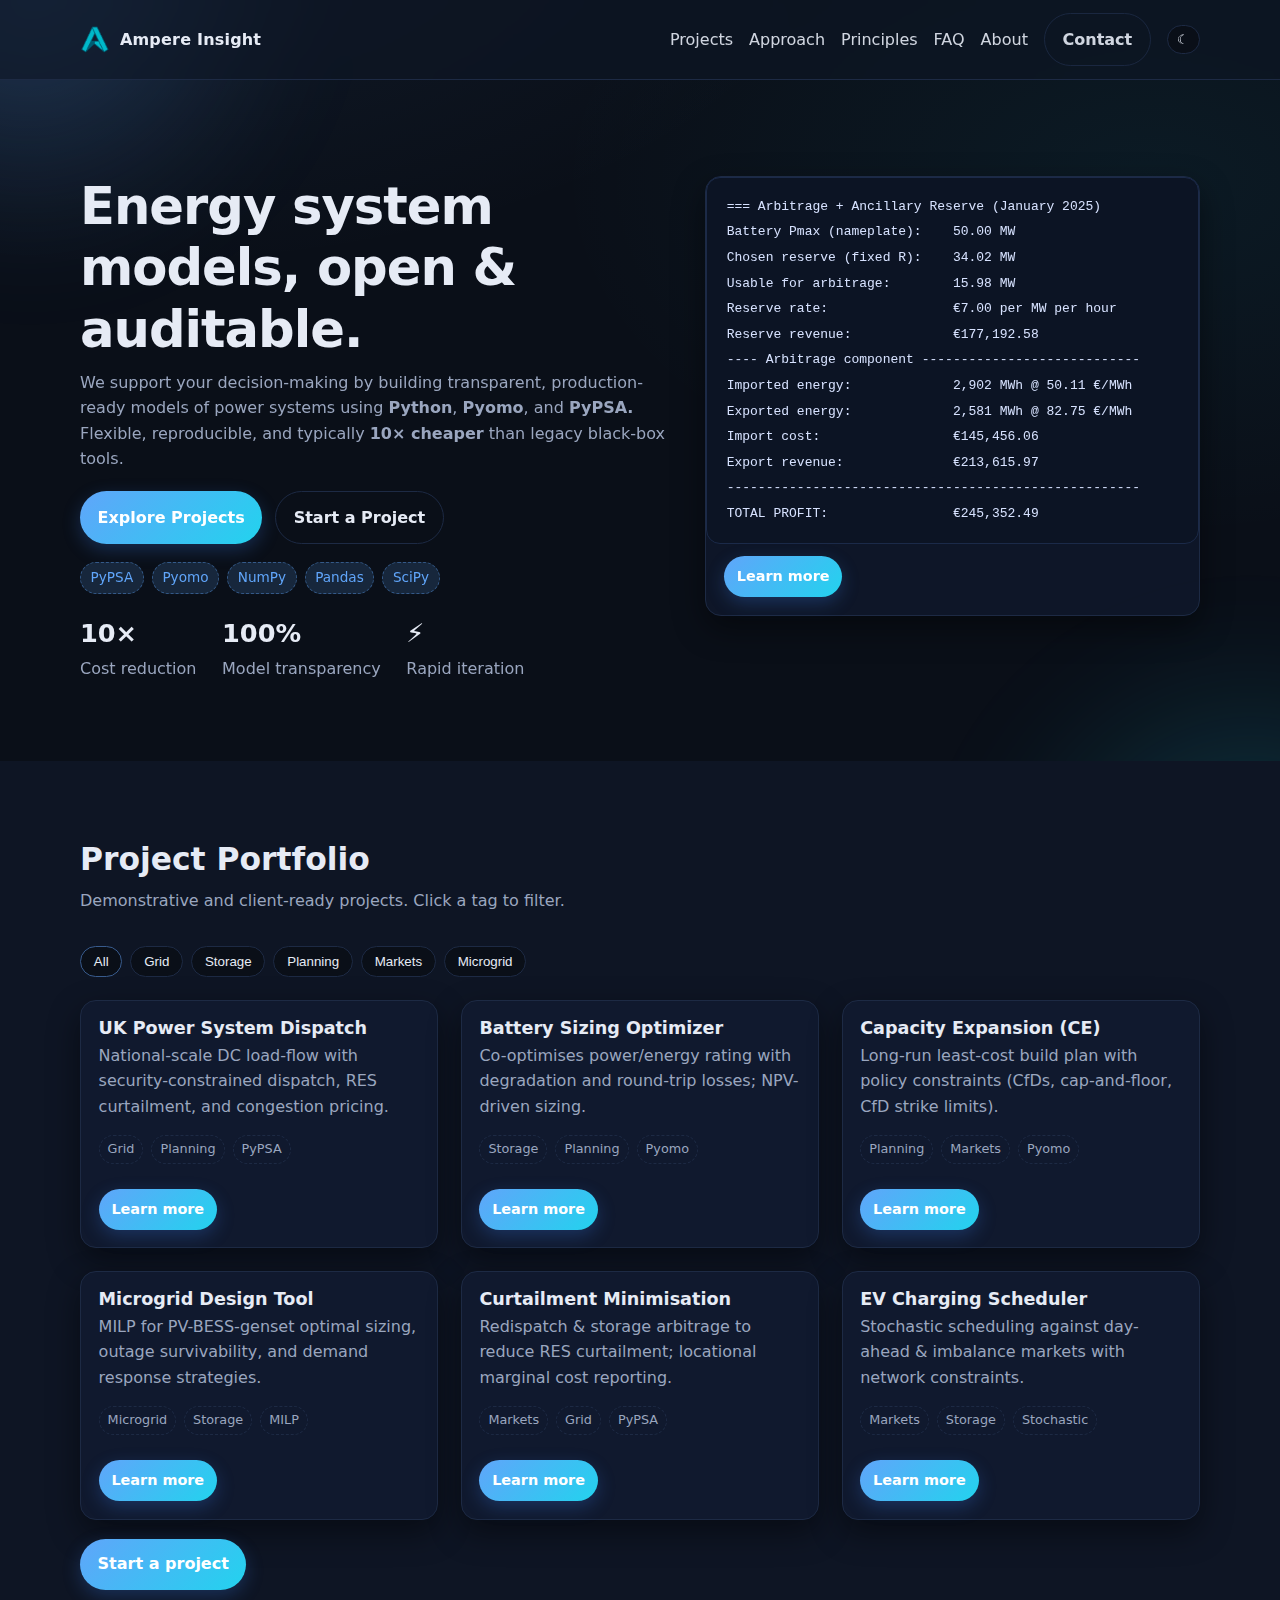
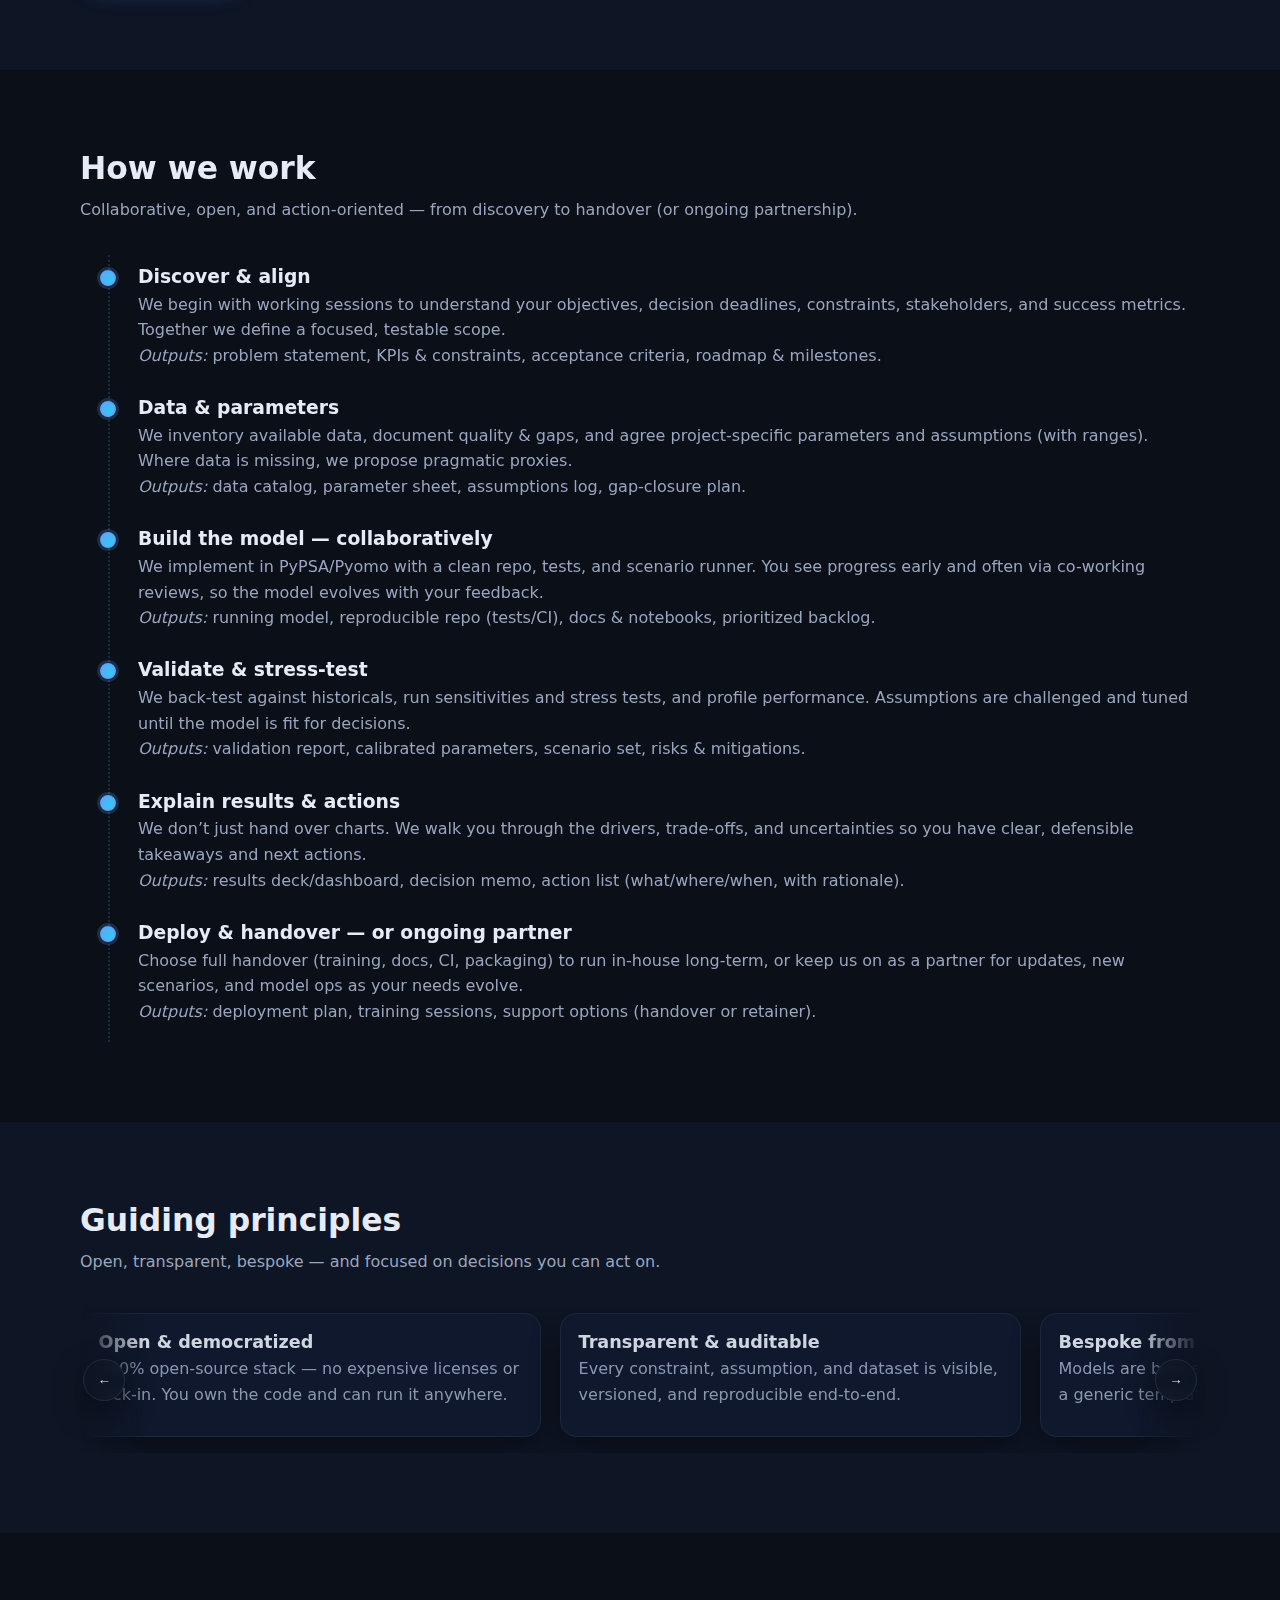
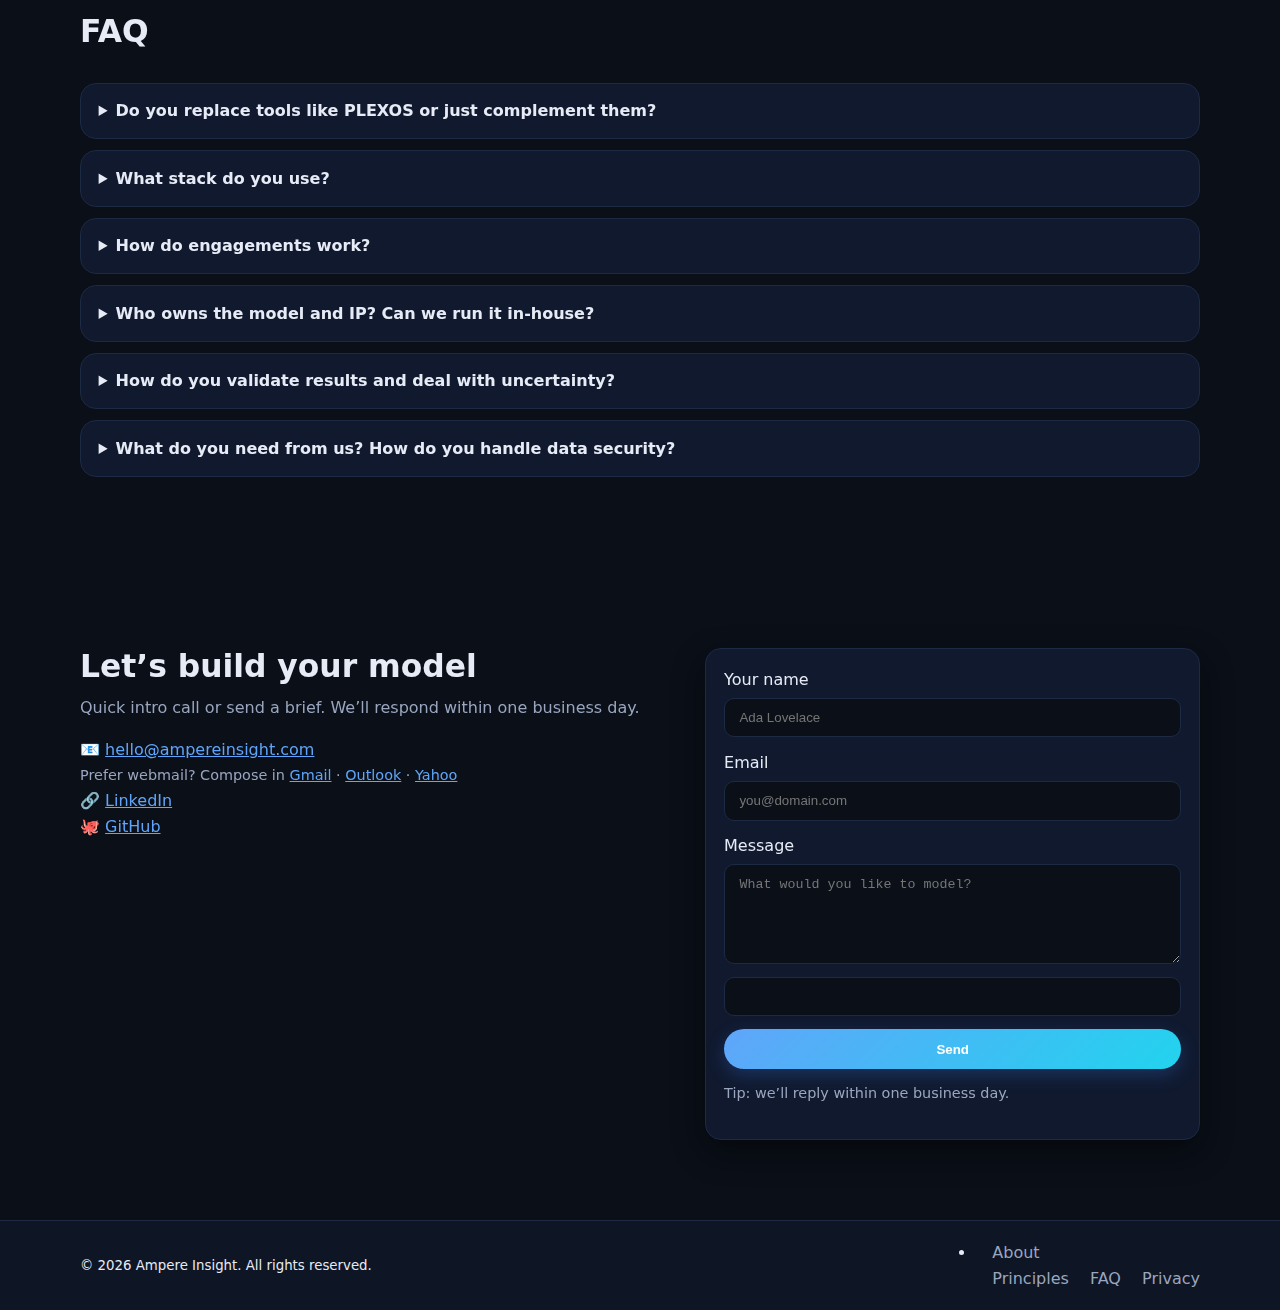
<file: index.html>
<!doctype html>
<html lang="en" data-theme="dark">
<head>
  <meta charset="utf-8" />
  <meta name="viewport" content="width=device-width, initial-scale=1" />
  <title>ampere insights — Open Energy Modeling</title>
  <meta name="description" content="Open-source energy systems modeling with Pyomo, PyPSA, and Python. Transparent, reproducible, and a fraction of legacy tool costs." />
  <meta name="theme-color" content="#0b0f1a" />

  <!-- Open Graph -->
  <meta property="og:title" content="ampere insight — Open Energy Modeling" />
  <meta property="og:description" content="Transparent, reproducible energy models in Python (Pyomo, PyPSA) — flexible and 10× cheaper than legacy tools." />
  <meta property="og:type" content="website" />
  <meta property="og:image" content="og-image.png" />

  <!-- JSON-LD (basic Website schema) -->
  <script type="application/ld+json">
  {
    "@context":"https://schema.org",
    "@type":"WebSite",
    "name":"ampere insight",
    "url":"https://example.com",
    "description":"Open-source energy systems modeling with Pyomo, PyPSA, and Python.",
    "keywords":"energy systems, PyPSA, Pyomo, optimization, electricity market, capacity expansion"
  }
  </script>

  <link rel="stylesheet" href="styles.css" />
  <script defer src="main.js"></script>
    <!-- Favicons -->

<link rel="icon" href="/assets/logo2.png" sizes="32x32" type="image/png">
<link rel="icon" href="/assets/logo2.png" sizes="16x16" type="image/png">
<link rel="apple-touch-icon" href="/assets/logo2.png" sizes="180x180">

<!-- Optional: light/dark variants -->
<link rel="icon" href="/favicon-dark.svg" type="image/svg+xml" media="(prefers-color-scheme: dark)">
<link rel="icon" href="/favicon-light.svg" type="image/svg+xml" media="(prefers-color-scheme: light)">

<!-- PWA / Android (optional but nice) -->
<link rel="manifest" href="/site.webmanifest">
<meta name="theme-color" content="#0b0f1a">

</head>
<body>
  <!-- Decorative background orbs -->
  <div class="bg-orb orb-1" aria-hidden="true"></div>
  <div class="bg-orb orb-2" aria-hidden="true"></div>

  <header class="site-header">
    <div class="container header-inner">
      <!-- Brand -->
      <a class="brand" href="#hero" aria-label="Home">
        <!-- Dark-theme logo (default) -->
        <img
          class="logo logo-dark"
          src="assets/logo2.png"
          srcset="assets/logo2.png 1x, assets/logo2.png 2x"
          alt="Open Energy Modeling"
          width="112" height="112" />

        <!-- Light-theme logo -->
        <img
          class="logo logo-light"
          src="assets/logo2.png"
          srcset="assets/logo2.png 1x, assets/logo2.png 2x"
          alt=""
          aria-hidden="true"
          width="112" height="112" />

        <span class="brand-name">Ampere Insight</span>
      </a>

      <nav class="nav" aria-label="Primary">
        <button class="nav-toggle" aria-label="Toggle navigation" aria-expanded="false">
          <span class="nav-toggle-bar"></span>
          <span class="nav-toggle-bar"></span>
          <span class="nav-toggle-bar"></span>
        </button>
        <ul class="nav-list">
          <!-- Text changed to Projects, keeps #models anchor for compatibility -->
                      <li><a href="#models">Projects</a></li>
          <li><a href="#approach">Approach</a></li>
          <li><a href="#principles">Principles</a></li>
          <li><a href="#faq">FAQ</a></li>
            <li><a href="about.html">About</a></li>
          <li><a class="btn btn-ghost" href="#contact">Contact</a></li>
          <li><button class="theme-toggle" aria-label="Toggle dark mode" title="Toggle theme">☾</button></li>
        </ul>
      </nav>
    </div>
  </header>

  <main id="main">
    <!-- HERO -->
    <section id="hero" class="section hero">
      <div class="container grid-2">
        <div class="hero-copy">
          <h1 class="h1">Energy system models, <span class="accent">open & auditable</span>.</h1>
          <p class="lead">
            We support your decision-making by building transparent, production-ready models of power systems using <strong>Python</strong>,
            <strong>Pyomo</strong>, and <strong>PyPSA.</strong> Flexible, reproducible, and typically
            <strong>10× cheaper</strong> than legacy black-box tools.
          </p>
          <div class="hero-cta">
            <a class="btn" href="#models">Explore Projects</a>
            <a class="btn btn-ghost" href="#contact">Start a Project</a>
          </div>

          <ul class="badges" aria-label="Open-source stack">
            <li class="badge">PyPSA</li>
            <li class="badge">Pyomo</li>
            <li class="badge">NumPy</li>
            <li class="badge">Pandas</li>
            <li class="badge">SciPy</li>
          </ul>

          <div class="kpis">
            <div class="kpi">
              <span class="kpi-num">10×</span>
              <span class="kpi-txt">Cost reduction</span>
            </div>
            <div class="kpi">
              <span class="kpi-num">100%</span>
              <span class="kpi-txt">Model transparency</span>
            </div>
            <div class="kpi">
              <span class="kpi-num">⚡</span>
              <span class="kpi-txt">Rapid iteration</span>
            </div>
          </div>
        </div>

        <div class="hero-panel">
         <div class="glass card code-card" aria-label="Demo objective function snippet">
<pre><code>=== Arbitrage + Ancillary Reserve (January 2025)
Battery Pmax (nameplate):    50.00 MW
Chosen reserve (fixed R):    34.02 MW
Usable for arbitrage:        15.98 MW
Reserve rate:                €7.00 per MW per hour
Reserve revenue:             €177,192.58
---- Arbitrage component ----------------------------
Imported energy:             2,902 MWh @ 50.11 €/MWh
Exported energy:             2,581 MWh @ 82.75 €/MWh
Import cost:                 €145,456.06
Export revenue:              €213,615.97
-----------------------------------------------------
TOTAL PROFIT:                €245,352.49
</code></pre>
            <div class="card-footer">
              <a class="btn small" href="case-study.html?slug=microgrid">Learn more</a>
              <span id="copy-text" class="sr-only">
minimize(total_cost) subject to balance, capacity, and network constraints
              </span>
            </div>
          </div>
        </div>
      </div>
    </section>

    <!-- PROJECTS (keeps id="models" for JS; text shows Project Portfolio) -->
    <section id="models" class="section alt">
      <div class="container">
        <div class="section-header">
          <h2 class="h2">Project Portfolio</h2>
          <p class="section-sub">Demonstrative and client-ready projects. Click a tag to filter.</p>
        </div>

        <div class="filters" role="tablist" aria-label="Project filters">
          <button class="chip is-active" data-filter="all" role="tab" aria-selected="true">All</button>
          <button class="chip" data-filter="grid">Grid</button>
          <button class="chip" data-filter="storage">Storage</button>
          <button class="chip" data-filter="planning">Planning</button>
          <button class="chip" data-filter="markets">Markets</button>
          <button class="chip" data-filter="microgrid">Microgrid</button>
        </div>

        <div class="grid-3 cards">
          <!-- Card 1 -->
          <article class="card model in-view" data-tags="grid planning">
            <div class="card-body">
              <h3 class="card-title">UK Power System Dispatch</h3>
              <p class="card-text">
                National-scale DC load-flow with security-constrained dispatch, RES curtailment, and congestion pricing.
              </p>
              <ul class="tags">
                <li>Grid</li><li>Planning</li><li>PyPSA</li>
              </ul>
            </div>
            <div class="card-actions">
              <a class="btn small" href="case-study.html?slug=uk-grid">Learn more</a>
            </div>
          </article>

          <!-- Card 2 -->
          <article class="card model" data-tags="storage planning">
            <div class="card-body">
              <h3 class="card-title">Battery Sizing Optimizer</h3>
              <p class="card-text">
                Co-optimises power/energy rating with degradation and round-trip losses; NPV-driven sizing.
              </p>
              <ul class="tags">
                <li>Storage</li><li>Planning</li><li>Pyomo</li>
              </ul>
            </div>
            <div class="card-actions">
              <a class="btn small" href="case-study.html?slug=battery-sizing">Learn more</a>
            </div>
          </article>

          <!-- Card 3 -->
          <article class="card model" data-tags="planning markets">
            <div class="card-body">
              <h3 class="card-title">Capacity Expansion (CE)</h3>
              <p class="card-text">
                Long-run least-cost build plan with policy constraints (CfDs, cap-and-floor, CfD strike limits).
              </p>
              <ul class="tags">
                <li>Planning</li><li>Markets</li><li>Pyomo</li>
              </ul>
            </div>
            <div class="card-actions">
              <a class="btn small" href="case-study.html?slug=capacity-expansion">Learn more</a>
            </div>
          </article>

          <!-- Card 4 -->
          <article class="card model" data-tags="microgrid storage">
            <div class="card-body">
              <h3 class="card-title">Microgrid Design Tool</h3>
              <p class="card-text">
                MILP for PV-BESS-genset optimal sizing, outage survivability, and demand response strategies.
              </p>
              <ul class="tags">
                <li>Microgrid</li><li>Storage</li><li>MILP</li>
              </ul>
            </div>
            <div class="card-actions">
              <a class="btn small" href="case-study.html?slug=microgrid">Learn more</a>
            </div>
          </article>

          <!-- Card 5 -->
          <article class="card model" data-tags="markets grid">
            <div class="card-body">
              <h3 class="card-title">Curtailment Minimisation</h3>
              <p class="card-text">
                Redispatch & storage arbitrage to reduce RES curtailment; locational marginal cost reporting.
              </p>
              <ul class="tags">
                <li>Markets</li><li>Grid</li><li>PyPSA</li>
              </ul>
            </div>
            <div class="card-actions">
              <a class="btn small" href="case-study.html?slug=curtailment">Learn more</a>
            </div>
          </article>

          <!-- Card 6 -->
          <article class="card model" data-tags="markets storage">
            <div class="card-body">
              <h3 class="card-title">EV Charging Scheduler</h3>
              <p class="card-text">
                Stochastic scheduling against day-ahead & imbalance markets with network constraints.
              </p>
              <ul class="tags">
                <li>Markets</li><li>Storage</li><li>Stochastic</li>
              </ul>
            </div>
            <div class="card-actions">
              <a class="btn small" href="case-study.html?slug=ev-charging">Learn more</a>
            </div>
          </article>
        </div>
          <div style="margin-top:1.2rem">
  <a class="btn" href="#contact">Start a project</a>
</div>
      </div>
    </section>

    <!-- APPROACH -->
    <!-- APPROACH -->
<section id="approach" class="section">
  <div class="container">
    <div class="section-header">
      <h2 class="h2">How we work</h2>
      <p class="section-sub">Collaborative, open, and action-oriented — from discovery to handover (or ongoing partnership).</p>
    </div>

    <ol class="timeline">
      <!-- 1. Discover & Align -->
      <li class="step">
        <div class="step-dot"></div>
        <div class="step-body">
          <h3>Discover & align</h3>
          <p>We begin with working sessions to understand your objectives, decision deadlines, constraints, stakeholders, and success metrics. Together we define a focused, testable scope.</p>
          <p><em>Outputs:</em> problem statement, KPIs & constraints, acceptance criteria, roadmap & milestones.</p>
        </div>
      </li>

      <!-- 2. Data & Parameters -->
      <li class="step">
        <div class="step-dot"></div>
        <div class="step-body">
          <h3>Data & parameters</h3>
          <p>We inventory available data, document quality & gaps, and agree project-specific parameters and assumptions (with ranges). Where data is missing, we propose pragmatic proxies.</p>
          <p><em>Outputs:</em> data catalog, parameter sheet, assumptions log, gap-closure plan.</p>
        </div>
      </li>

      <!-- 3. Build the Model (Collaborative) -->
      <li class="step">
        <div class="step-dot"></div>
        <div class="step-body">
          <h3>Build the model — collaboratively</h3>
          <p>We implement in PyPSA/Pyomo with a clean repo, tests, and scenario runner. You see progress early and often via co-working reviews, so the model evolves with your feedback.</p>
          <p><em>Outputs:</em> running model, reproducible repo (tests/CI), docs & notebooks, prioritized backlog.</p>
        </div>
      </li>

      <!-- 4. Validate & Stress-test -->
      <li class="step">
        <div class="step-dot"></div>
        <div class="step-body">
          <h3>Validate & stress-test</h3>
          <p>We back-test against historicals, run sensitivities and stress tests, and profile performance. Assumptions are challenged and tuned until the model is fit for decisions.</p>
          <p><em>Outputs:</em> validation report, calibrated parameters, scenario set, risks & mitigations.</p>
        </div>
      </li>

      <!-- 5. Explain Results & Actions -->
      <li class="step">
        <div class="step-dot"></div>
        <div class="step-body">
          <h3>Explain results & actions</h3>
          <p>We don’t just hand over charts. We walk you through the drivers, trade-offs, and uncertainties so you have clear, defensible takeaways and next actions.</p>
          <p><em>Outputs:</em> results deck/dashboard, decision memo, action list (what/where/when, with rationale).</p>
        </div>
      </li>

      <!-- 6. Deploy & Handover (or Ongoing) -->
      <li class="step">
        <div class="step-dot"></div>
        <div class="step-body">
          <h3>Deploy & handover — or ongoing partner</h3>
          <p>Choose full handover (training, docs, CI, packaging) to run in-house long-term, or keep us on as a partner for updates, new scenarios, and model ops as your needs evolve.</p>
          <p><em>Outputs:</em> deployment plan, training sessions, support options (handover or retainer).</p>
        </div>
      </li>
    </ol>
  </div>
</section>


    <!-- PRINCIPLES -->
<section id="principles" class="section alt">
  <div class="container">
    <div class="section-header">
      <h2 class="h2">Guiding principles</h2>
      <p class="section-sub">Open, transparent, bespoke — and focused on decisions you can act on.</p>
    </div>

    <div class="p-wrap">
      <button class="p-nav prev" id="p-prev" aria-label="Previous principle">←</button>

      <div class="p-view" id="principles-view" tabindex="0"
           aria-roledescription="carousel" aria-label="Guiding principles">
        <ul class="p-track" id="principles-track">
          <!-- Slides (originals). JS will clone ends for circular loop -->
          <li class="p-slide">
            <article class="card p-card" data-key="open">
              <div class="card-body">
                <h3 class="card-title">Open & democratized</h3>
                <p class="card-text">
                  100% open-source stack — no expensive licenses or lock-in. You own the code and can run it anywhere.
                </p>
              </div>
            </article>
          </li>

          <li class="p-slide">
            <article class="card p-card" data-key="transparent">
              <div class="card-body">
                <h3 class="card-title">Transparent & auditable</h3>
                <p class="card-text">
                  Every constraint, assumption, and dataset is visible, versioned, and reproducible end-to-end.
                </p>
              </div>
            </article>
          </li>

          <li class="p-slide">
            <article class="card p-card" data-key="bespoke">
              <div class="card-body">
                <h3 class="card-title">Bespoke from the ground up</h3>
                <p class="card-text">
                  Models are built around <em>your</em> system and KPIs — not a generic template — so they fit first time.
                </p>
              </div>
            </article>
          </li>

          <li class="p-slide">
            <article class="card p-card" data-key="flexible">
              <div class="card-body">
                <h3 class="card-title">Flexible by design</h3>
                <p class="card-text">
                  PyPSA/Pyomo modules make new assets, markets, and policies plug-and-play as your needs evolve.
                </p>
              </div>
            </article>
          </li>

          <li class="p-slide">
            <article class="card p-card" data-key="clarity">
              <div class="card-body">
                <h3 class="card-title">Clear decisions, not just charts</h3>
                <p class="card-text">
                  We interpret outputs with you — drivers, trade-offs, and uncertainty — into concrete next actions.
                </p>
              </div>
            </article>
          </li>

          <li class="p-slide">
            <article class="card p-card" data-key="cost">
              <div class="card-body">
                <h3 class="card-title">Cost-effective efficiency</h3>
                <p class="card-text">
                  Lean, transparent modeling to improve system efficiency and value for money across scenarios.
                </p>
              </div>
            </article>
          </li>
        </ul>
      </div>

      <button class="p-nav next" id="p-next" aria-label="Next principle">→</button>
    </div>
  </div>
</section>


    <!-- FAQ -->
    <!-- FAQ -->
<section id="faq" class="section">
  <div class="container">
    <div class="section-header">
      <h2 class="h2">FAQ</h2>
    </div>

    <details class="faq-item">
      <summary>Do you replace tools like PLEXOS or just complement them?</summary>
      <p>Usually replace for new work. We build open, transparent models that cover your scope without license costs. For transitions, we can export/import data and interoperate alongside PLEXOS during a handover period.</p>
    </details>

    <details class="faq-item">
      <summary>What stack do you use?</summary>
      <p>Python-first: PyPSA, Pyomo, NumPy, Pandas, SciPy; visualizations in Plotly/Matplotlib; packaging with Poetry; CI with GitHub/GitLab; all open-source. Code, data, and assumptions live in a clean repo with docs and tests.</p>
    </details>

    <details class="faq-item">
      <summary>How do engagements work?</summary>
      <p>Fixed-fee discovery to align on scope and KPIs → collaborative model build with regular reviews → validation & stress tests → results walkthrough with clear actions. Afterwards: full handover and training, or an ongoing support retainer.</p>
    </details>

    <details class="faq-item">
      <summary>Who owns the model and IP? Can we run it in-house?</summary>
      <p>You do. Deliverables are provided under a permissive license, built on open-source dependencies. We set you up to run everything internally (repo, environments, CI), and train your team so you’re not dependent on us.</p>
    </details>

    <details class="faq-item">
      <summary>How do you validate results and deal with uncertainty?</summary>
      <p>Back-tests against historical periods, sensitivity and stress testing on key parameters, and peer-reviewed assumptions. We present drivers and ranges (not just point estimates) so decisions reflect uncertainty realistically.</p>
    </details>

    <details class="faq-item">
      <summary>What do you need from us? How do you handle data security?</summary>
      <p>Objectives/KPIs, any constraints or policies, and access to relevant datasets (or contacts). We sign NDAs, use private repos, minimize PII, and can work inside your cloud/VPN if preferred. All data handling is documented and reproducible.</p>
    </details>
  </div>
</section>


    <!-- CONTACT -->
    <section id="contact" class="section alt2">
      <div class="container grid-2">
        <div>
  <h2 class="h2">Let’s build your model</h2>
  <p class="section-sub">Quick intro call or send a brief. We’ll respond within one business day.</p>

  <ul class="contact-list">
    <li>
      📧
      <a
        href="mailto:hello@ampereinsight.com?subject=Project%20enquiry%20from%20ampereinsight.co&body=Hi%20Ampere%20Insight,%0D%0A%0D%0AI%E2%80%99d%20like%20to%20discuss%20..."
        aria-label="Email hello@ampereinsight.com"
      >hello@ampereinsight.com</a>
      <br>
      <small class="form-note">
        Prefer webmail? Compose in
        <a
          href="https://mail.google.com/mail/?view=cm&fs=1&to=hello@ampereinsight.com&su=Project%20enquiry%20from%20ampereinsight.co&body=Hi%20Ampere%20Insight,%0D%0A%0D%0A"
          target="_blank" rel="noopener"
        >Gmail</a>
        ·
        <a
          href="https://outlook.office.com/mail/deeplink/compose?to=hello@ampereinsight.com&subject=Project%20enquiry%20from%20ampereinsight.co&body=Hi%20Ampere%20Insight%2C%0A%0A"
          target="_blank" rel="noopener"
        >Outlook</a>
        ·
        <a
          href="https://compose.mail.yahoo.com/?to=hello@ampereinsight.com&subject=Project%20enquiry%20from%20ampereinsight.co&body=Hi%20Ampere%20Insight%2C%0A%0A"
          target="_blank" rel="noopener"
        >Yahoo</a>
      </small>
    </li>

    <li>🔗 <a href="https://www.linkedin.com/company/ampere-insight/" target="_blank" rel="noopener">LinkedIn</a></li>
    <li>🐙 <a href="#" aria-disabled="true">GitHub</a></li>
  </ul>
</div>

        <form id="contact-form"
                  class="contact-form"
                  action="https://formspree.io/f/mkgzlzad"
                  method="POST" novalidate>
              <label>
                <span>Your name</span>
                <input name="name" type="text" placeholder="Ada Lovelace" required autocomplete="name" />
              </label>
              <label>
                <span>Email</span>
                <input name="email" type="email" placeholder="you@domain.com" required autocomplete="email" />
              </label>
              <label>
                <span>Message</span>
                <textarea name="message" rows="5" placeholder="What would you like to model?" required></textarea>
              </label>

              <!-- Optional metadata -->
              <input type="hidden" name="_subject" value="New enquiry from ampereinsight.co" />
              <input type="hidden" name="page" value="index" />

              <!-- Honeypot (basic spam trap) -->
              <input class="hp" type="text" name="website" tabindex="-1" autocomplete="off" aria-hidden="true" />

              <button class="btn" type="submit">Send</button>
              <p class="form-note" id="form-status" role="status" aria-live="polite">
                Tip: we’ll reply within one business day.
              </p>
            </form>

      </div>
    </section>
  </main>

  <button class="to-top" aria-label="Back to top">↑</button>

  <footer class="site-footer">
    <div class="container footer-inner">
      <small>© <span id="year"></span> Ampere Insight. All rights reserved.</small>
      <nav class="footer-nav">
          <li><a href="about.html">About</a></li>
        <a href="#principles">Principles</a>
        <a href="#faq">FAQ</a>
        <a href="#" aria-disabled="true">Privacy</a>
      </nav>
    </div>
  </footer>

  <!-- Accessibility helper -->
  <span class="sr-only" id="focus-sentinel" tabindex="-1">End of page</span>
</body>
</html>
</file>
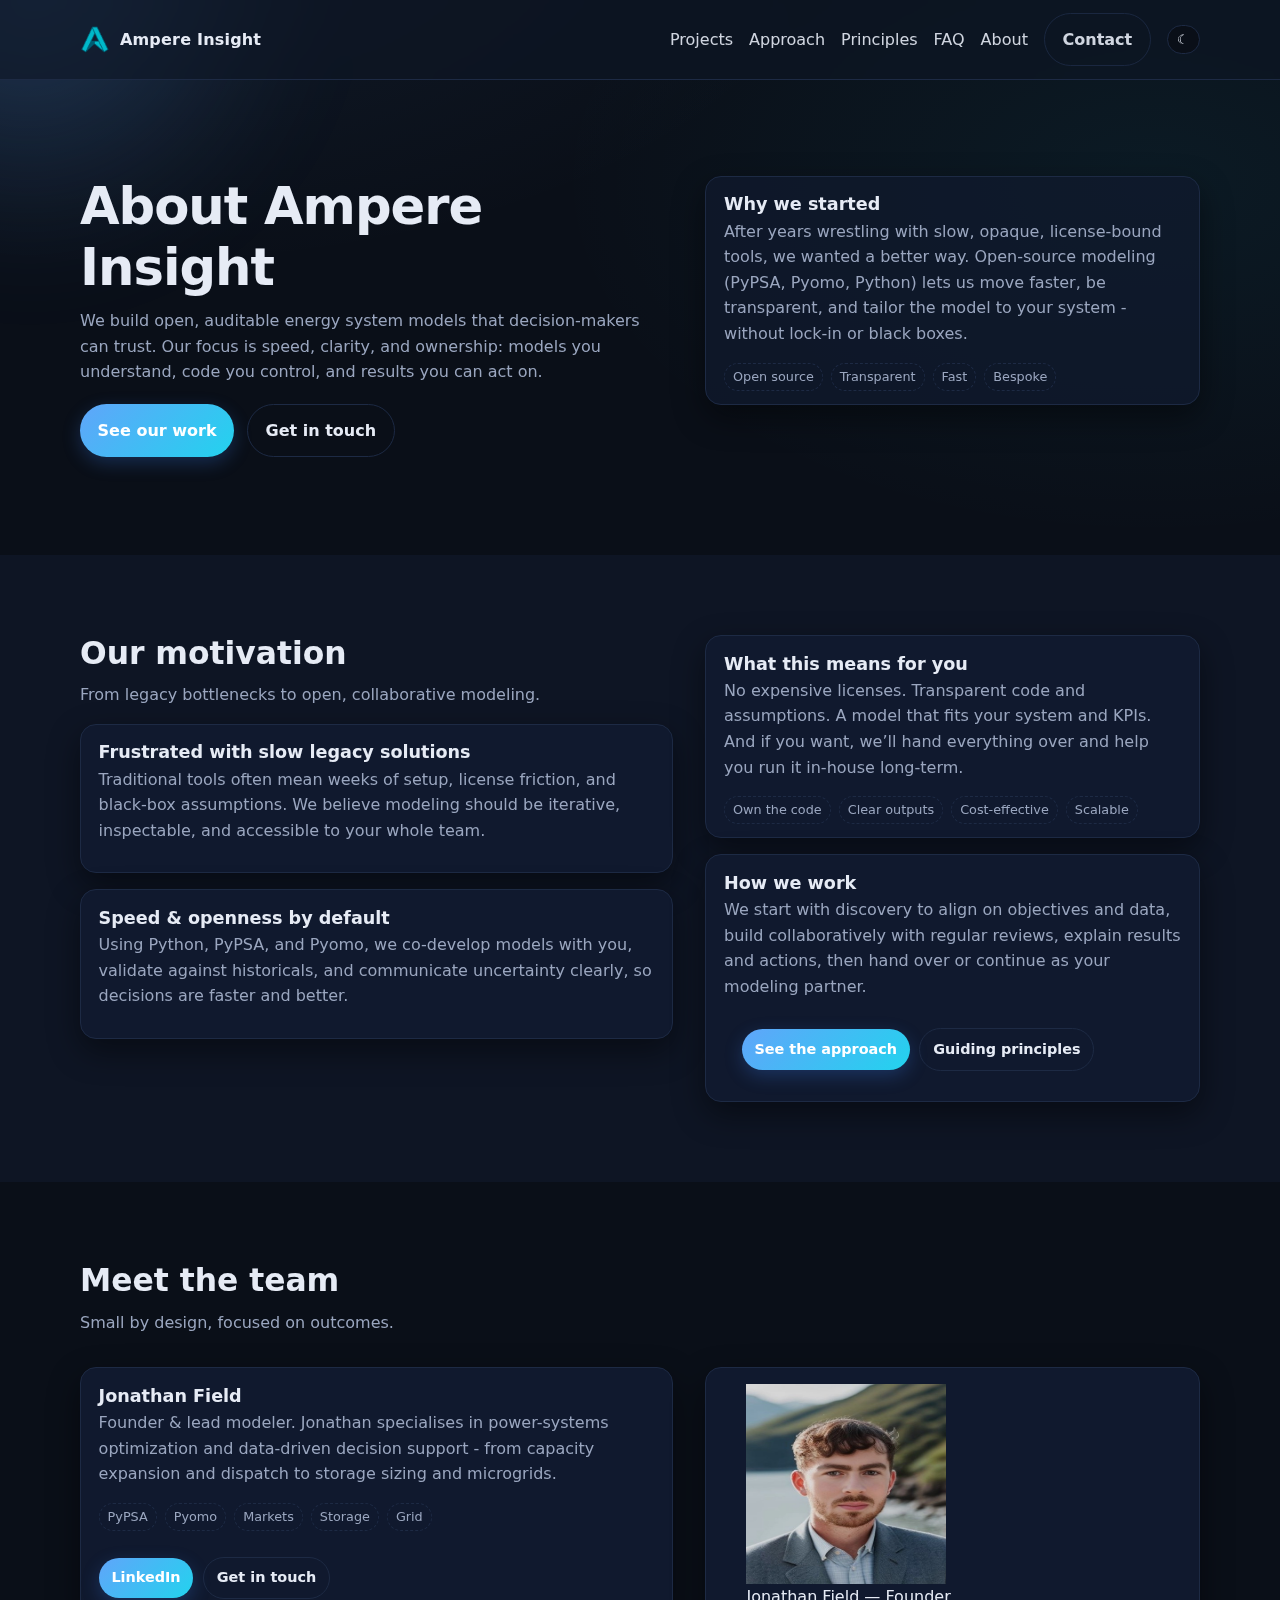
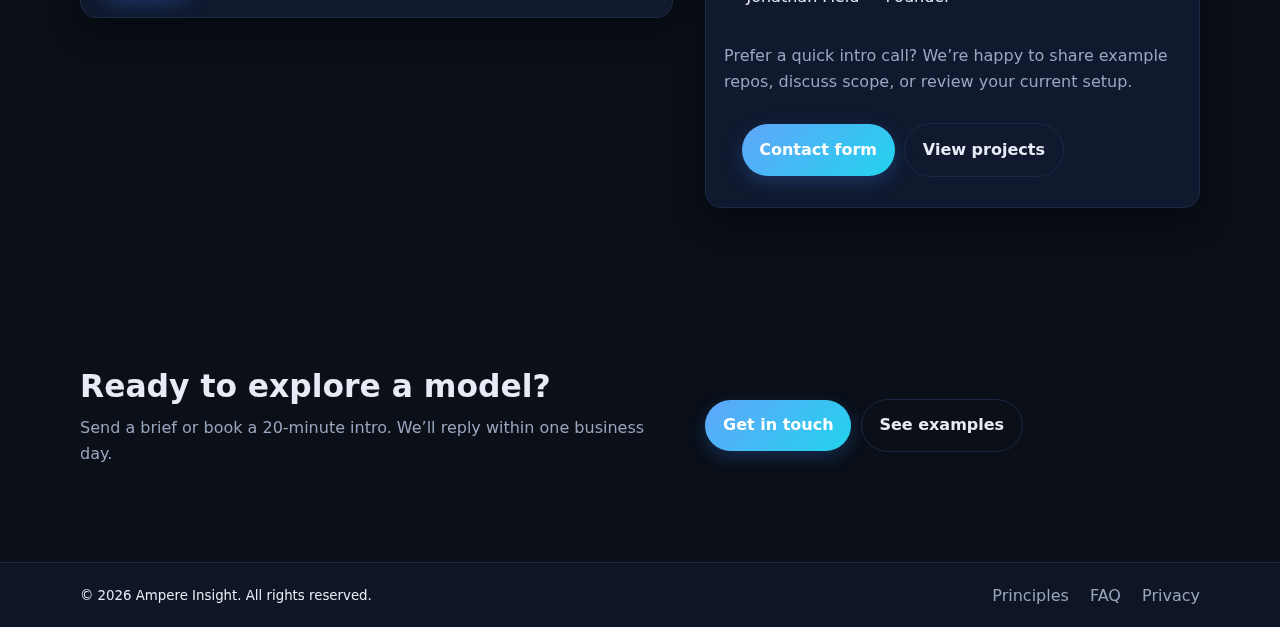
<file: about.html>
<!doctype html>
<html lang="en" data-theme="dark">
<head>
  <meta charset="utf-8" />
  <meta name="viewport" content="width=device-width, initial-scale=1" />
  <title>About — Ampere Insight</title>
  <meta name="description" content="About ampere insight — open, transparent energy system modeling with Python, Pyomo, and PyPSA." />
  <meta name="theme-color" content="#0b0f1a" />

  <!-- Open Graph -->
  <meta property="og:title" content="About — ampere insights" />
  <meta property="og:description" content="Why we started, how we work, and who we are." />
  <meta property="og:type" content="website" />
  <meta property="og:image" content="og-image.png" />

  <!-- JSON-LD (Organization) -->
  <script type="application/ld+json">
  {
    "@context":"https://schema.org",
    "@type":"Organization",
    "name":"ampere insight",
    "url":"https://example.com",
    "sameAs": [],
    "description":"Open-source energy systems modeling with Pyomo, PyPSA, and Python."
  }
  </script>

  <link rel="stylesheet" href="styles.css" />
  <script defer src="main.js"></script>

  <!-- Favicons (match index) -->
  <link rel="icon" href="/assets/logo2.png" sizes="32x32" type="image/png">
  <link rel="icon" href="/assets/logo2.png" sizes="16x16" type="image/png">
  <link rel="apple-touch-icon" href="/assets/logo2.png" sizes="180x180">
  <link rel="icon" href="/favicon-dark.svg" type="image/svg+xml" media="(prefers-color-scheme: dark)">
  <link rel="icon" href="/favicon-light.svg" type="image/svg+xml" media="(prefers-color-scheme: light)">
  <link rel="manifest" href="/site.webmanifest">
  <meta name="theme-color" content="#0b0f1a">
</head>
<body>
  <!-- Decorative background orbs -->
  <div class="bg-orb orb-1" aria-hidden="true"></div>
  <div class="bg-orb orb-2" aria-hidden="true"></div>

  <!-- Header (same structure as index; links point back to index sections) -->
  <header class="site-header">
    <div class="container header-inner">
      <a class="brand" href="index.html#hero" aria-label="Home">
        <img
          class="logo logo-dark"
          src="assets/logo2.png"
          srcset="assets/logo2.png 1x, assets/logo2.png 2x"
          alt="ampere insight logo"
          width="112" height="112" />
        <img
          class="logo logo-light"
          src="assets/logo2.png"
          srcset="assets/logo2.png 1x, assets/logo2.png 2x"
          alt=""
          aria-hidden="true"
          width="112" height="112" />
        <span class="brand-name">Ampere Insight</span>
      </a>

      <nav class="nav" aria-label="Primary">
        <button class="nav-toggle" aria-label="Toggle navigation" aria-expanded="false">
          <span class="nav-toggle-bar"></span>
          <span class="nav-toggle-bar"></span>
          <span class="nav-toggle-bar"></span>
        </button>
        <ul class="nav-list">
          <li><a href="index.html#models">Projects</a></li>
          <li><a href="index.html#approach">Approach</a></li>
          <li><a href="index.html#principles">Principles</a></li>
          <li><a href="index.html#faq">FAQ</a></li>
            <li><a href="about.html">About</a></li>
          <li><a class="btn btn-ghost" href="index.html#contact">Contact</a></li>
          <li><button class="theme-toggle" aria-label="Toggle dark mode" title="Toggle theme">☾</button></li>
        </ul>
      </nav>
    </div>
  </header>

  <main id="main">
    <!-- ABOUT HERO -->
    <section id="about-hero" class="section hero">
      <div class="container grid-2">
        <div>
          <h1 class="h1">About Ampere Insight</h1>
          <p class="lead">
            We build open, auditable energy system models that decision-makers can trust. Our focus is speed, clarity, and ownership: models you understand, code you control, and results you can act on.
          </p>
          <div class="hero-cta">
            <a class="btn" href="index.html#models">See our work</a>
            <a class="btn btn-ghost" href="index.html#contact">Get in touch</a>
          </div>
        </div>
        <div>
          <div class="glass card">
            <div class="card-body">
              <h3 class="card-title">Why we started</h3>
              <p class="card-text">
                After years wrestling with slow, opaque, license-bound tools, we wanted a better way. Open-source modeling (PyPSA, Pyomo, Python) lets us move faster, be transparent, and tailor the model to your system - without lock-in or black boxes.
              </p>
              <ul class="tags" style="margin-top:.6rem;">
                <li>Open source</li><li>Transparent</li><li>Fast</li><li>Bespoke</li>
              </ul>
            </div>
          </div>
        </div>
      </div>
    </section>

    <!-- STORY / MOTIVATION -->
    <section id="story" class="section alt">
      <div class="container grid-2">
        <div>
          <h2 class="h2">Our motivation</h2>
          <p class="section-sub">From legacy bottlenecks to open, collaborative modeling.</p>
          <div class="card">
            <div class="card-body">
              <h3 class="card-title">Frustrated with slow legacy solutions</h3>
              <p class="card-text">
                Traditional tools often mean weeks of setup, license friction, and black-box assumptions. We believe modeling should be iterative, inspectable, and accessible to your whole team.
              </p>
            </div>
          </div>
          <div class="card" style="margin-top:1rem;">
            <div class="card-body">
              <h3 class="card-title">Speed & openness by default</h3>
              <p class="card-text">
                Using Python, PyPSA, and Pyomo, we co-develop models with you, validate against historicals, and communicate uncertainty clearly, so decisions are faster and better.
              </p>
            </div>
          </div>
        </div>

        <div>
          <div class="card">
            <div class="card-body">
              <h3 class="card-title">What this means for you</h3>
              <p class="card-text">
                No expensive licenses. Transparent code and assumptions. A model that fits your system and KPIs. And if you want, we’ll hand everything over and help you run it in-house long-term.
              </p>
              <ul class="tags">
                <li>Own the code</li><li>Clear outputs</li><li>Cost-effective</li><li>Scalable</li>
              </ul>
            </div>
          </div>
          <div class="card" style="margin-top:1rem;">
            <div class="card-body">
              <h3 class="card-title">How we work</h3>
              <p class="card-text">
                We start with discovery to align on objectives and data, build collaboratively with regular reviews, explain results and actions, then hand over or continue as your modeling partner.
              </p>
              <div class="card-actions">
                <a class="btn small" href="index.html#approach">See the approach</a>
                <a class="btn btn-ghost small" href="index.html#principles">Guiding principles</a>
              </div>
            </div>
          </div>
        </div>

      </div>
    </section>

    <!-- TEAM -->
    <section id="team" class="section">
      <div class="container">
        <div class="section-header">
          <h2 class="h2">Meet the team</h2>
          <p class="section-sub">Small by design, focused on outcomes.</p>
        </div>

        <div class="grid-2">
          <article class="card" style="align-self:start;">
            <div class="card-body">
              <h3 class="card-title">Jonathan Field</h3>
              <p class="card-text">
                Founder & lead modeler. Jonathan specialises in power-systems optimization and data-driven decision support - from capacity expansion and dispatch to storage sizing and microgrids.
              </p>
              <ul class="tags">
                <li>PyPSA</li><li>Pyomo</li><li>Markets</li><li>Storage</li><li>Grid</li>
              </ul>
            </div>
            <div class="card-actions">
              <!-- Replace the href with Jonathan’s actual LinkedIn URL -->
              <a class="btn small" href="https://www.linkedin.com/in/jonathan-field-910143294/" target="_blank" rel="noopener">LinkedIn</a>
              <a class="btn btn-ghost small" href="index.html#contact">Get in touch</a>
            </div>
          </article>

          <aside class="card" aria-label="Profile photo">
            <figure class="about-portrait">
  <img class="profile-pic" src="assets/jonathan_field.jpg" alt="Jonathan Field" width="200" height="200" loading="lazy">
  <figcaption>Jonathan Field — Founder</figcaption>
</figure>
            <div class="card-body">
              <p class="card-text">
                Prefer a quick intro call? We’re happy to share example repos, discuss scope, or review your current setup.
              </p>
              <div class="card-actions">
                <a class="btn" href="index.html#contact">Contact form</a>
                <a class="btn btn-ghost" href="index.html#models">View projects</a>
              </div>
            </div>
          </aside>
        </div>
      </div>
    </section>

    <!-- CTA -->
    <section id="about-cta" class="section alt2">
      <div class="container grid-2">
        <div>
          <h2 class="h2">Ready to explore a model?</h2>
          <p class="section-sub">Send a brief or book a 20-minute intro. We’ll reply within one business day.</p>
        </div>
        <div style="display:flex;align-items:center;gap:.6rem;">
          <a class="btn" href="index.html#contact">Get in touch</a>
          <a class="btn btn-ghost" href="index.html#models">See examples</a>
        </div>
      </div>
    </section>
  </main>

  <button class="to-top" aria-label="Back to top">↑</button>

  <footer class="site-footer">
    <div class="container footer-inner">
      <small>© <span id="year"></span> Ampere Insight. All rights reserved.</small>
      <nav class="footer-nav">
        <a href="index.html#principles">Principles</a>
        <a href="index.html#faq">FAQ</a>
        <a href="#" aria-disabled="true">Privacy</a>
      </nav>
    </div>
  </footer>

  <span class="sr-only" id="focus-sentinel" tabindex="-1">End of page</span>
</body>
</html>
</file>
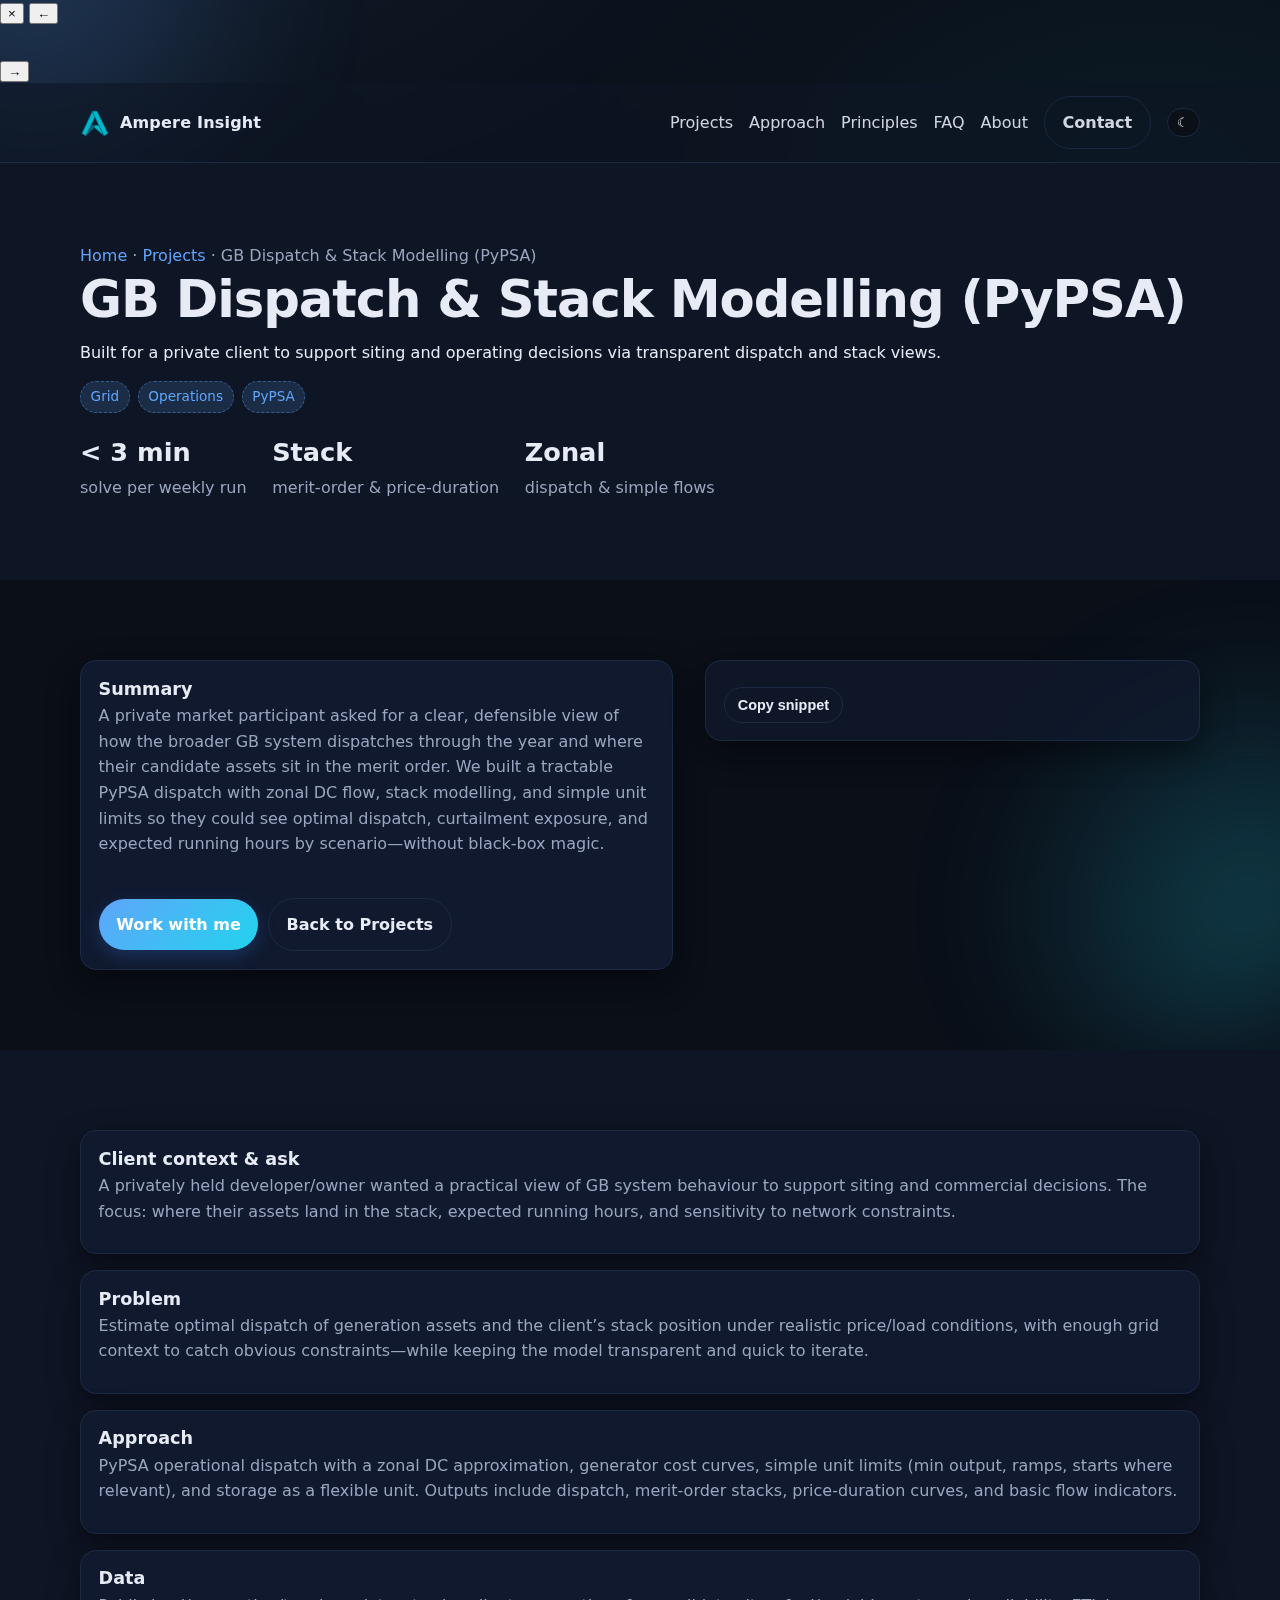
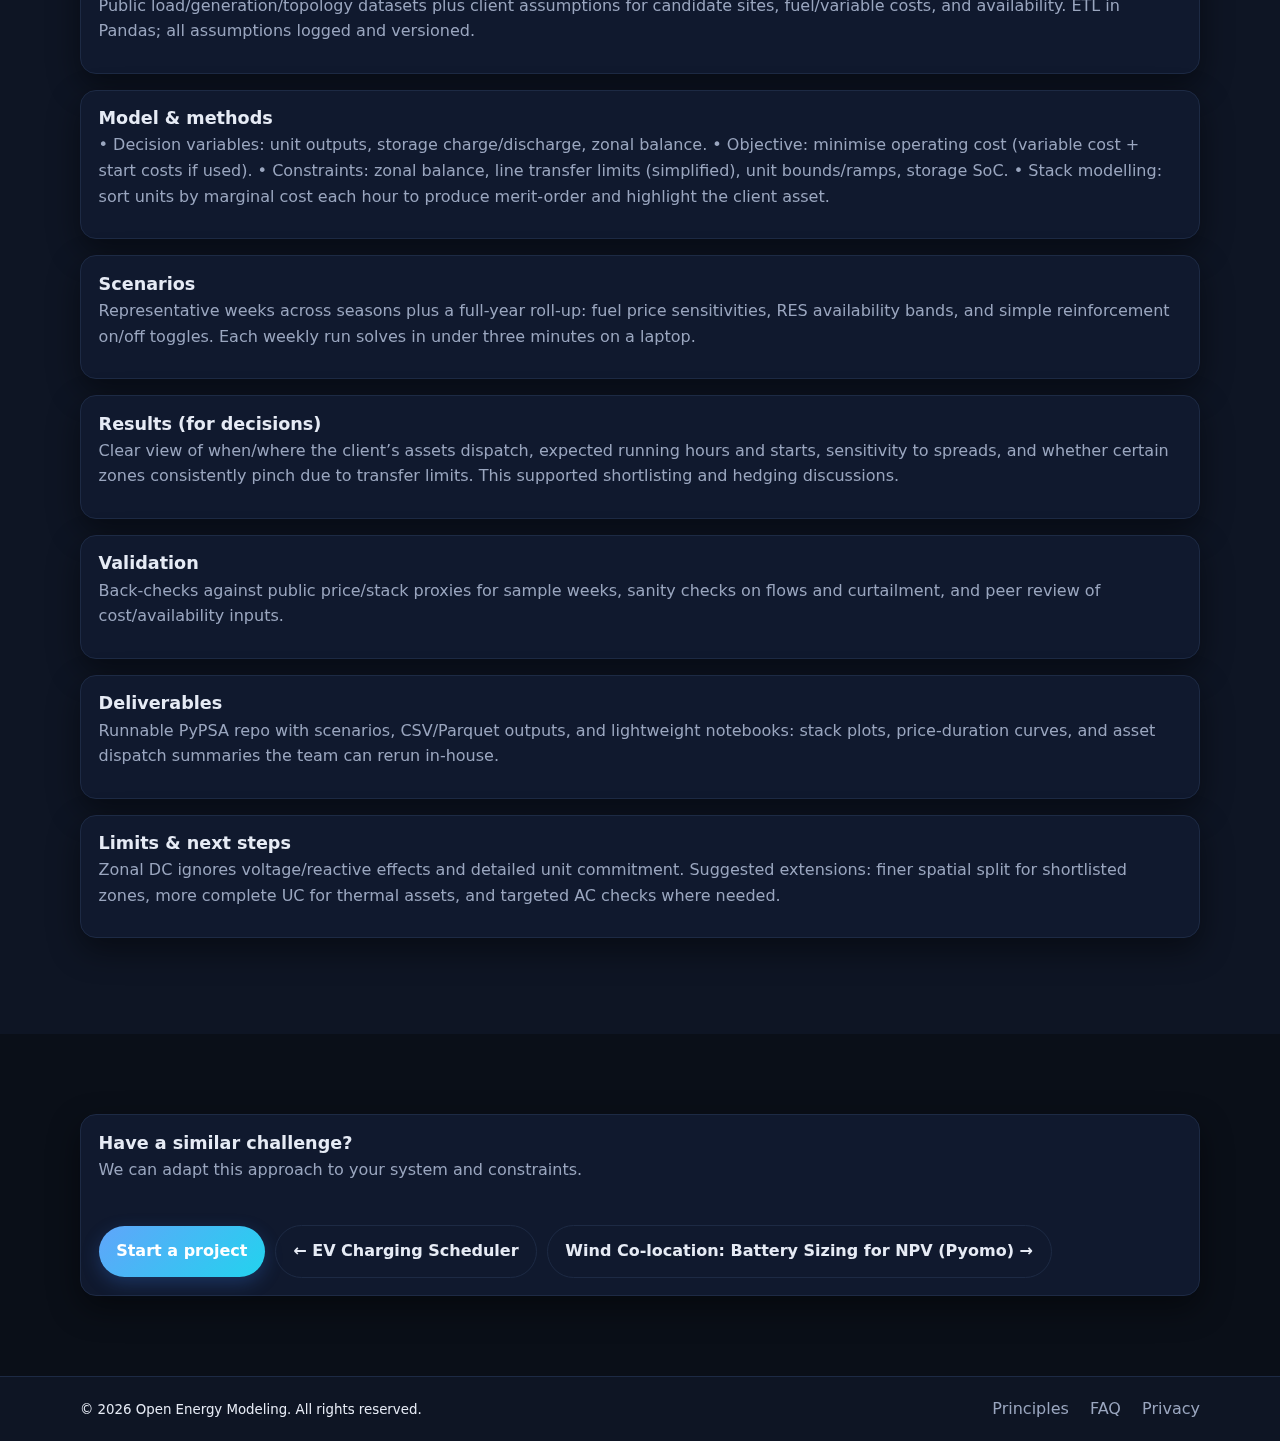
<file: case-study.html>
<!doctype html>
<html lang="en" data-theme="dark">
<head>
  <meta charset="utf-8" />
  <meta name="viewport" content="width=device-width, initial-scale=1" />
  <title>Case Study — Open Energy Modeling</title>
  <meta name="description" content="Detailed case study: open-source energy systems modeling with Python (PyPSA, Pyomo)." />
  <meta name="theme-color" content="#0b0f1a" />
  <link rel="stylesheet" href="styles.css" />
  <script defer src="main.js"></script>
        <!-- Favicons -->

<link rel="icon" href="/assets/logo2.png" sizes="32x32" type="image/png">
<link rel="icon" href="/assets/logo2.png" sizes="16x16" type="image/png">
<link rel="apple-touch-icon" href="/assets/logo2.png" sizes="180x180">

<!-- Optional: light/dark variants -->
<link rel="icon" href="/favicon-dark.svg" type="image/svg+xml" media="(prefers-color-scheme: dark)">
<link rel="icon" href="/favicon-light.svg" type="image/svg+xml" media="(prefers-color-scheme: light)">

<!-- PWA / Android (optional but nice) -->
<link rel="manifest" href="/site.webmanifest">
<meta name="theme-color" content="#0b0f1a">

</head>
<!-- Lightweight lightbox (shared) -->
<div id="lightbox" class="lightbox" aria-hidden="true" role="dialog" aria-label="Image viewer" tabindex="-1">
  <button class="lb-btn lb-close" aria-label="Close (Esc)">×</button>
  <button class="lb-btn lb-prev" aria-label="Previous image">←</button>
  <figure class="lb-figure">
    <img id="lb-img" alt="" />
    <figcaption id="lb-cap"></figcaption>
  </figure>
  <button class="lb-btn lb-next" aria-label="Next image">→</button>
</div>

<body>
  <div class="bg-orb orb-1" aria-hidden="true"></div>
  <div class="bg-orb orb-2" aria-hidden="true"></div>

  <header class="site-header">
    <div class="container header-inner">
      <a class="brand" href="index.html#hero" aria-label="Home">
        <!-- Dark-theme logo (default) -->
        <img
          class="logo logo-dark"
          src="assets/logo2.png"
          srcset="assets/logo2.png 1x, assets/logo2.png 2x"
          alt="Open Energy Modeling"
          width="112" height="112" />

        <!-- Light-theme logo -->
        <img
          class="logo logo-light"
          src="assets/logo2.png"
          srcset="assets/logo2.png 1x, assets/logo2.png 2x"
          alt=""
          aria-hidden="true"
          width="112" height="112" />

        <span class="brand-name">Ampere Insight</span>
      </a>

      <nav class="nav" aria-label="Primary">
        <button class="nav-toggle" aria-label="Toggle navigation" aria-expanded="false">
          <span class="nav-toggle-bar"></span><span class="nav-toggle-bar"></span><span class="nav-toggle-bar"></span>
        </button>
        <ul class="nav-list">
          <li><a href="index.html#models">Projects</a></li>
          <li><a href="index.html#approach">Approach</a></li>
          <li><a href="index.html#principles">Principles</a></li>
          <li><a href="index.html#faq">FAQ</a></li>
            <li><a href="about.html">About</a></li>
          <li><a class="btn btn-ghost" href="index.html#contact">Contact</a></li>
          <li><button class="theme-toggle" aria-label="Toggle dark mode" title="Toggle theme">☾</button></li>
        </ul>
      </nav>
    </div>
  </header>

  <main id="main">
    <!-- Breadcrumb / hero populated by JS -->
    <section class="section alt" id="case-hero">
      <div class="container">
        <nav class="section-sub" aria-label="Breadcrumb">
          <a href="index.html#hero">Home</a> · <a href="projects.html">Projects</a> · <span id="crumb-title">Case Study</span>
        </nav>
        <h1 class="h1" id="case-title">Case Study</h1>
        <p class="lead" id="case-subtitle">Detailed write-up</p>
        <ul class="badges" id="case-tags" aria-label="Tags"></ul>
        <div class="kpis" id="case-kpis"></div>
      </div>
    </section>

    <section class="section">
      <div class="container grid-2" id="case-summary">
        <!-- left: summary; right: code/figure -->
      </div>
    </section>

    <section class="section alt" id="case-sections">
      <div class="container">
        <!-- dynamic sections -->
      </div>
    </section>

    <section class="section" id="case-cta">
      <div class="container">
        <div class="card">
          <div class="card-body">
            <h3 class="card-title">Have a similar challenge?</h3>
            <p class="card-text">We can adapt this approach to your system and constraints.</p>
          </div>
          <div class="card-actions">
            <a class="btn" href="index.html#contact">Start a project</a>
            <a class="btn btn-ghost" id="prev-link" href="case-study.html">← Previous</a>
            <a class="btn btn-ghost" id="next-link" href="case-study.html">Next →</a>
          </div>
        </div>
      </div>
    </section>
  </main>

  <button class="to-top" aria-label="Back to top">↑</button>

  <footer class="site-footer">
    <div class="container footer-inner">
      <small>© <span id="year"></span> Open Energy Modeling. All rights reserved.</small>
      <nav class="footer-nav">
        <a href="index.html#principles">Principles</a>
        <a href="index.html#faq">FAQ</a>
        <a href="#" aria-disabled="true">Privacy</a>
      </nav>
    </div>
  </footer>

  <!-- Minimal dataset the page will render (extend/modify as you wish). -->
  <script type="application/json" id="case-data">
  {
    "order": ["uk-grid", "battery-sizing", "capacity-expansion", "microgrid", "curtailment", "ev-charging"],
    "items": {
    "uk-grid": {
          "title": "GB Dispatch & Stack Modelling (PyPSA)",
          "subtitle": "Built for a private client to support siting and operating decisions via transparent dispatch and stack views.",
          "tags": ["Grid","Operations","PyPSA"],
          "kpis": [
            {"num":"< 3 min","txt":"solve per weekly run"},
            {"num":"Stack","txt":"merit-order & price-duration"},
            {"num":"Zonal","txt":"dispatch & simple flows"}
          ],
          "summary": "A private market participant asked for a clear, defensible view of how the broader GB system dispatches through the year and where their candidate assets sit in the merit order. We built a tractable PyPSA dispatch with zonal DC flow, stack modelling, and simple unit limits so they could see optimal dispatch, curtailment exposure, and expected running hours by scenario—without black-box magic.",
          "gallery": [
            { "src": "assets/1/1.jpg",   "alt": "Merit-order stack by assets",            "caption": "Simple demonstrative asset stack" },
            { "src": "assets/1/2.jpg",   "alt": "Zonal dispatch and flows",             "caption": "Simple demonstrative stack by region (simplified regions)" },
            { "src": "assets/1/3.jpg",              "alt": "Price-duration curve",                 "caption": "Simple demonstrative nodal map (6 regions)" }

          ],
          "sections": [
            [
              "Client context & ask",
              "A privately held developer/owner wanted a practical view of GB system behaviour to support siting and commercial decisions. The focus: where their assets land in the stack, expected running hours, and sensitivity to network constraints."
            ],
            [
              "Problem",
              "Estimate optimal dispatch of generation assets and the client’s stack position under realistic price/load conditions, with enough grid context to catch obvious constraints—while keeping the model transparent and quick to iterate."
            ],
            [
              "Approach",
              "PyPSA operational dispatch with a zonal DC approximation, generator cost curves, simple unit limits (min output, ramps, starts where relevant), and storage as a flexible unit. Outputs include dispatch, merit-order stacks, price-duration curves, and basic flow indicators."
            ],
            [
              "Data",
              "Public load/generation/topology datasets plus client assumptions for candidate sites, fuel/variable costs, and availability. ETL in Pandas; all assumptions logged and versioned."
            ],
            [
              "Model & methods",
              "• Decision variables: unit outputs, storage charge/discharge, zonal balance.\n• Objective: minimise operating cost (variable cost + start costs if used).\n• Constraints: zonal balance, line transfer limits (simplified), unit bounds/ramps, storage SoC.\n• Stack modelling: sort units by marginal cost each hour to produce merit-order and highlight the client asset."
            ],
            [
              "Scenarios",
              "Representative weeks across seasons plus a full-year roll-up: fuel price sensitivities, RES availability bands, and simple reinforcement on/off toggles. Each weekly run solves in under three minutes on a laptop."
            ],
            [
              "Results (for decisions)",
              "Clear view of when/where the client’s assets dispatch, expected running hours and starts, sensitivity to spreads, and whether certain zones consistently pinch due to transfer limits. This supported shortlisting and hedging discussions."
            ],
            [
              "Validation",
              "Back-checks against public price/stack proxies for sample weeks, sanity checks on flows and curtailment, and peer review of cost/availability inputs."
            ],
            [
              "Deliverables",
              "Runnable PyPSA repo with scenarios, CSV/Parquet outputs, and lightweight notebooks: stack plots, price-duration curves, and asset dispatch summaries the team can rerun in-house."
            ],
            [
              "Limits & next steps",
              "Zonal DC ignores voltage/reactive effects and detailed unit commitment. Suggested extensions: finer spatial split for shortlisted zones, more complete UC for thermal assets, and targeted AC checks where needed."
            ]
          ]
        }
,
      "battery-sizing": {
          "title": "Wind Co-location: Battery Sizing for NPV (Pyomo)",
          "subtitle": "Right-sized MW/MWh to capture excess wind and resell to grid, with losses and degradation.",
          "tags": ["Storage","Planning","Pyomo"],
          "kpis": [
            {"num":"IRR +3–7%","txt":"vs. fixed-ratio sizing"},
            {"num":"~0.8–1.4 h","txt":"optimal E/P in tests"},
            {"num":"< 2 min","txt":"solve per weekly run"}
          ],
          "summary": "A private wind developer asked us to size a co-located battery to maximise NPV by storing excess wind (curtailment/clipping) and reselling to the grid. We built a transparent Pyomo MILP that chooses power (MW) and energy (MWh), respecting connection limits, round-trip losses, and cell aging. The model weighs capex/opex against stacked revenues (onsite spill capture + arbitrage; optional services where eligible) and returns a size with clear economics, sensitivities, and what-ifs they can rerun in-house.",
          "gallery": [
            { "src": "assets/2/1.png", "alt": "Curtailment capture with BESS", "caption": "How the BESS absorbs onsite excess wind and shifts it into higher-value periods." },
            { "src": "assets/2/2.png",       "alt": "Pareto of MW/MWh trade-offs",  "caption": "NPV surface across power and energy; dot marks chosen size." },
            { "src": "assets/2/1.jpg",    "alt": "Price-duration & dispatch",   "caption": "Charge/discharge overlay on the price-duration curve (representative week)." }

          ],
          "code": "maximize NPV(build_P_MW, build_E_MWh)\nsubject to SoC dynamics, connection headroom, efficiency losses, and degradation costs",
          "sections": [
            [
              "Client context & ask",
              "A private wind developer wanted to add BESS at an existing site to monetise spill and time-shift output. They needed a defendable MW/MWh size that maximises NPV under realistic prices, losses, and aging—without black-box assumptions."
            ],
            [
              "Problem",
              "Select the power and energy rating that best converts excess wind into revenue, subject to grid connection limits, co-location rules, round-trip efficiency, and battery degradation—while keeping capex in check."
            ],
            [
              "Approach (Pyomo MILP)",
              "We formulated a tractable MILP that endogenously chooses build_P (MW) and build_E (MWh). The model co-optimises hourly charge/discharge to capture onsite excess and arbitrage into higher-value hours. Losses and simple unit limits are included; optional service revenues can be toggled by eligibility flags."
            ],
            [
              "Data",
              "• Site wind output (SCADA or high-res profiles), resampled to hourly with seasonal patterns.\n• Price series (DA/ID proxies), charges/fees and simple losses.\n• Capex/opex curves for power and energy, replacement/refurb options.\n• Connection export/import limits and co-location rules."
            ],
            [
              "Model & methods",
              "• Vars: build_P, build_E, charge_t, discharge_t, SoC_t.\n• Objective: maximise discounted cash flows = revenues − costs (capex, fixed/var opex, degradation cost if monetised).\n• Constraints: SoC dynamics with efficiency; 0 ≤ charge/discharge ≤ build_P; 0 ≤ SoC ≤ build_E; export/import limited by connection headroom and wind availability; mutual exclusivity handled via standard linearisation if needed."
            ],
            [
              "Revenue model",
              "• Onsite spill capture: store otherwise-curtailed/clipped wind and resell later.\n• Energy arbitrage: shift to higher-price hours; price-duration guidance included.\n• Optional services: add eligibility toggles and capacity limits (kept off by default unless the client can participate)."
            ],
            [
              "Degradation & lifetime",
              "Cycle + calendar fade approximated via linear segments; throughput-based degradation cost can be monetised in the objective or shown as residual capacity trajectories. Lifetime economics consider replacement/refurb at trigger thresholds."
            ],
            [
              "Connection & co-location",
              "Export caps bind when wind + discharge approach the connection limit; import caps bound charging. Rules to prevent the battery from exporting more than site headroom (unless explicitly allowed) are enforced."
            ],
            [
              "Scenarios",
              "Seasonal representative weeks plus a full-year roll-up; fuel/price sensitivities, wind variability bands, capex learning curves, and connection reinforcement toggles. Each weekly run solves in under two minutes on a laptop."
            ],
            [
              "Results (for decisions)",
              "NPV surface across MW and MWh highlights diminishing returns; recommended E/P sits around ~0.8–1.4 h in base cases. Co-location captures a meaningful share of spill and improves running economics versus a fixed-ratio battery."
            ],
            [
              "Sensitivities & what-ifs",
              "• Price volatility ↑/↓\n• Wind profile P50/P90\n• Round-trip efficiency and auxiliary loads\n• Capex/opex, discount rate\n• Replacement strategy (mid-life augment vs. run-to-end)"
            ],
            [
              "Validation",
              "Back-checks vs. historical weeks, reasonableness tests on energy balance and clipping capture, peer review of cost and efficiency assumptions. All runs are logged with parameters for reproducibility."
            ],
            [
              "Deliverables",
              "Clean Pyomo repo (tests/CI), parameter sheets, scenario configs, CSV/Parquet outputs, and lightweight notebooks: NPV surface, Pareto front, price-duration with dispatch overlay, and degradation trajectories."
            ],
            [
              "Limits & next steps",
              "MILP uses simplified unit commitment and grid fees; consider fuller market participation logic, more granular losses/charges, and inter-year augmentation planning once a shortlist is agreed."
            ]
          ]
        }
,
      "capacity-expansion": {
        "title": "Capacity Expansion (CE)",
        "subtitle": "Long-run least-cost build plan with policy constraints.",
        "tags": ["Planning","Markets","Pyomo"],
        "kpis": [{"num":">10 yrs","txt":"horizon"},{"num":"Policy","txt":"CfDs, caps"},{"num":"CO₂","txt":"carbon budget"}],
        "summary": "Multi-year capacity expansion with endogenous retirements and policy handles (CfDs, cap-and-floor).",
        "code": "minimize Σ_t (capex_build_t + opex_t + policy_costs_t) with energy balance and reserve adequacy",
        "sections": [
          ["Approach","Stage-wise CE with perfect foresight baseline; stochastic extension optional."],
          ["Results","Build-out timing, resource mix, LCOE and emissions trajectories."]
        ]
      },
      "Arbitrage-Ancillary": {
          "title": "Battery Arbitrage + Ancillary Co-Optimisation (PyPSA)",
          "subtitle": "Single-shot LP with in-model reserve, spread, ramps, and SoC deliverability.",
          "tags": ["Storage","Markets","PyPSA"],
          "kpis": [
            {"num":"34.0 MW","txt":"optimal reserve R*"},
            {"num":"€245k","txt":"total profit (Jan 2025)"},
            {"num":"12 MW/h","txt":"ramp limit"},
            {"num":"744 h","txt":"horizon"}
          ],
                  "gallery": [
                       { "src": "assets/4/4.jpg",        "alt": "Project Conceptual Schematic",                   "caption": "Project Conceptual Schematic" },
          { "src": "assets/4/1.jpg",   "alt": "Battery import, export and SoC", "caption": "Hourly import, export, and SoC over January." },
          { "src": "assets/4/3.jpg",     "alt": "Profit breakdown",              "caption": "Profit split: reserve vs arbitrage." }
                  ],

          "summary": "We co-optimise a 50 MW / 200 MWh battery between energy arbitrage and a month-fixed ancillary service commitment. The model embeds a continuous reserve variable R inside the LP, applies a realistic buy/sell spread, daily-varying prices with noise/spikes, optional ramp limits, and an SoC floor for deliverability. Output includes the chosen reserve, arbitrage dispatch, and a transparent profit breakdown.",
          "code": "=== Arbitrage + Ancillary Reserve (single-shot LP; January 2025) ===\nBattery Pmax (nameplate):    50.00 MW   | max_hours = 4 h\nChosen reserve (fixed R):    34.02 MW\nUsable for arbitrage:        15.98 MW   | energy headroom ≤ 63.91 MWh\nReserve rate:                €7.00 per MW per hour\nReserve revenue:             €177,192.58\n---- Arbitrage component -------------------------------------\nImported energy:             2,902.56 MWh @ avg 50.11 €/MWh (buy spread applied)\nExported energy:             2,581.60 MWh @ avg 82.75 €/MWh (sell spread applied)\nImport cost:                 €145,456.06\nExport revenue:              €213,615.97\n---------------------------------------------------------------\nTOTAL PROFIT:                €245,352.49",
          "sections": [
            [
              "Problem",
              "How much of a battery’s capacity should be committed to a month-fixed ancillary service versus kept flexible for energy arbitrage? The objective is to maximise profit while meeting market deliverability and operational limits."
            ],
            [
              "Approach",
              "Single-shot LP using PyPSA’s linopy backend with an in-model reserve decision R (MW) and constraints that block R from arbitrage headroom (power + optional energy). Prices vary hour-to-hour (weekday effects, noise, evening spikes). A bid-ask spread is applied (buy higher, sell lower). Optional ramp limits couple successive hours; an SoC floor guarantees R×τ deliverability at all times."
            ],
            [
              "Model & Methods",
              "• Variables: storage p_charge, p_discharge, SoC, and scalar R.\n• Objective: minimise cost = buy_cost − sell_revenue − reserve_revenue.\n• Constraints: power balance; SoC dynamics & bounds; p_dis + R ≤ Pmax; p_ch + R ≤ Pmax; SoC + R·H ≤ Pmax·H; (optional) SoC ≥ R·τ; (optional) |Δp| ≤ ramp for charge and discharge.\n• Uses PyPSA snapshot weightings so MW×h accounting matches the solver objective."
            ],
            [
              "Results",
              "With ramps active and a €7/MW/h reserve rate, the LP selects a partial reserve (R≈34 MW) and retains ~16 MW for arbitrage. Profit splits into steady reserve revenue plus volatile but positive arbitrage returns, demonstrating why real operators often blend services rather than go all-or-nothing."
            ],
            [
              "What-if levers",
              "• Reserve price sensitivity (€/MW/h)\n• Spread and intraday volatility\n• Ramp limits (operational realism)\n• Deliverability duration τ (SoC floor)\n• Power/energy sizing (Pmax, max_hours)\n• Market windows for reserve (hour subsets)"
            ],
            [
              "Deliverables",
              "Clean, parameterised Python scripts (model + plotting), NetCDF outputs for downstream analytics, and an interactive Plotly chart for Import/Export/SOC. Optional notebooks for sensitivity runs and a compact dashboard for stakeholders."
            ]
          ]
        }
,
      "curtailment": {
        "title": "Curtailment Minimisation",
        "subtitle": "Redispatch & storage arbitrage to reduce RES spill.",
        "tags": ["Markets","Grid","PyPSA"],
        "kpis": [{"num":"-21–34%","txt":"curtailment"},{"num":"LMP","txt":"spread cut"},{"num":"$","txt":"savings"}],
        "summary": "Evaluate storage siting and redispatch rules to cut RES curtailment.",
        "code": "min curtailment + redispatch_cost subject to network and unit constraints",
        "sections": [
          ["Approach","Storage siting heuristic + DCOPF redispatch; constraint shadow price diagnostics."]
        ]
      },
      "ev-charging": {
        "title": "EV Charging Scheduler",
        "subtitle": "Stochastic scheduling for DA & imbalance markets.",
        "tags": ["Markets","Storage","Stochastic"],
        "kpis": [{"num":"-12%","txt":"energy cost"},{"num":"95%","txt":"SoC targets"},{"num":"Grid","txt":"limits respected"}],
        "summary": "Chance-constrained scheduling of EV fleets with feeder constraints and price uncertainty.",
        "code": "min expected_cost with SoC chance constraints and line ampacity limits",
        "sections": [
          ["Approach","Scenario set from historical DA/imbalance; feeder headroom constraint; rolling re-optimisation."]
        ]
      }
    }
  }
  </script>

  <!-- Mount point for JS renderer -->
  <div id="case-root" class="sr-only"></div>
</body>
</html>
</file>
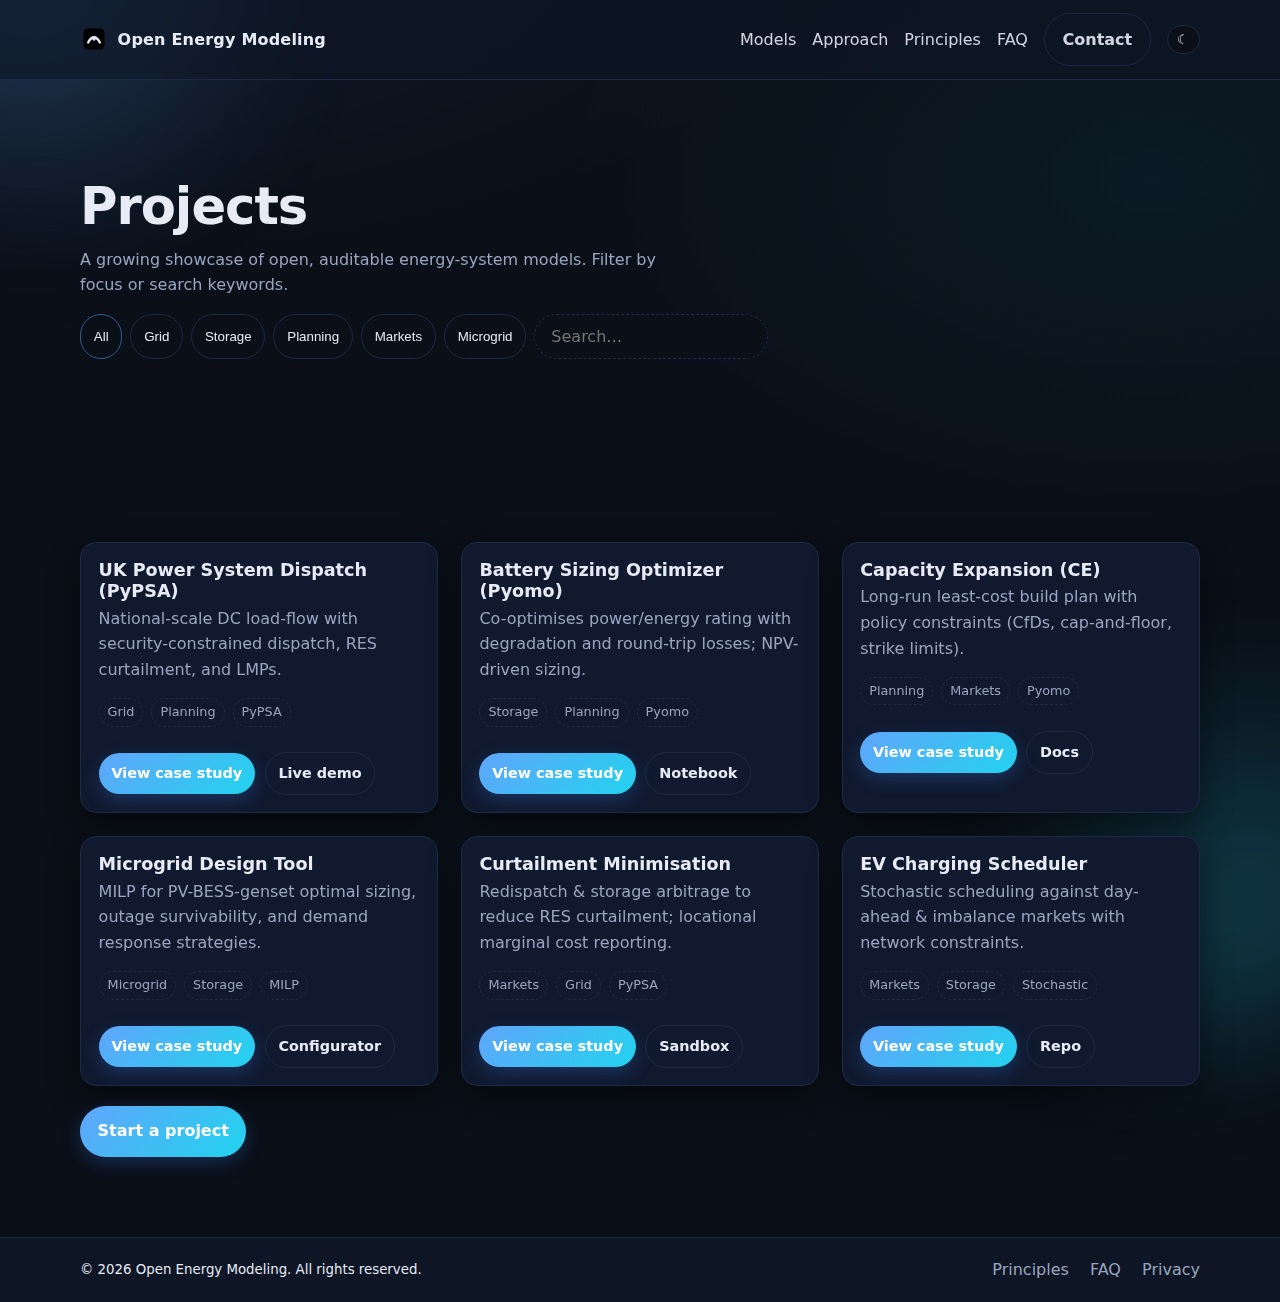
<file: projects.html>
<!doctype html>
<html lang="en" data-theme="dark">
<head>
  <meta charset="utf-8" />
  <meta name="viewport" content="width=device-width, initial-scale=1" />
  <title>Projects — Open Energy Modeling</title>
  <meta name="description" content="Portfolio of open-source energy systems models: grid dispatch, battery sizing, capacity expansion, microgrids, and more." />
  <meta name="theme-color" content="#0b0f1a" />
  <link rel="stylesheet" href="styles.css" />
  <script defer src="main.js"></script>
</head>
<body>
  <div class="bg-orb orb-1" aria-hidden="true"></div>
  <div class="bg-orb orb-2" aria-hidden="true"></div>

  <header class="site-header">
    <div class="container header-inner">
      <a class="brand" href="index.html#hero" aria-label="Home">
        <svg class="logo" width="28" height="28" viewBox="0 0 24 24" role="img" aria-label="Logo">
          <defs><linearGradient id="g" x1="0" y1="0" x2="1" y2="1"><stop offset="0%"/><stop offset="100%"/></linearGradient></defs>
          <rect x="3" y="3" width="18" height="18" rx="4" fill="url(#g)"/>
          <path d="M7 15c3-6 7-6 10 0" fill="none" stroke="currentColor" stroke-width="2" stroke-linecap="round"/>
          <circle cx="12" cy="12" r="1.5" fill="currentColor"/>
        </svg>
        <span class="brand-name">Open Energy Modeling</span>
      </a>

      <nav class="nav" aria-label="Primary">
        <button class="nav-toggle" aria-label="Toggle navigation" aria-expanded="false">
          <span class="nav-toggle-bar"></span><span class="nav-toggle-bar"></span><span class="nav-toggle-bar"></span>
        </button>
        <ul class="nav-list">
          <li><a href="index.html#models">Models</a></li>
          <li><a href="index.html#approach">Approach</a></li>
          <li><a href="index.html#principles">Principles</a></li>
          <li><a href="index.html#faq">FAQ</a></li>
          <li><a class="btn btn-ghost" href="index.html#contact">Contact</a></li>
          <li><button class="theme-toggle" aria-label="Toggle dark mode" title="Toggle theme">☾</button></li>
        </ul>
      </nav>
    </div>
  </header>

  <main id="main">
    <!-- HERO -->
    <section class="section hero">
      <div class="container">
        <h1 class="h1">Projects</h1>
        <p class="lead">A growing showcase of open, auditable energy-system models. Filter by focus or search keywords.</p>
        <div class="filters" role="tablist" aria-label="Project filters">
          <button class="chip is-active" data-filter="all" role="tab" aria-selected="true">All</button>
          <button class="chip" data-filter="grid">Grid</button>
          <button class="chip" data-filter="storage">Storage</button>
          <button class="chip" data-filter="planning">Planning</button>
          <button class="chip" data-filter="markets">Markets</button>
          <button class="chip" data-filter="microgrid">Microgrid</button>
          <label class="chip" style="cursor:text;border-style:dashed;">
            <input id="project-search" type="search" placeholder="Search…" aria-label="Search projects"
                   style="all:unset; padding:.1rem .2rem; min-width:160px;" />
          </label>
        </div>
      </div>
    </section>

    <!-- LIST -->
    <section class="section">
      <div class="container">
        <div class="grid-3 cards" id="projects-grid">
          <!-- Project cards (match slugs used in case-study.html) -->
          <article class="card project" data-tags="grid planning pypsa" data-title="UK Power System Dispatch" data-desc="National-scale DC load-flow, security-constrained dispatch, RES curtailment and LMPs.">
            <div class="card-body">
              <h3 class="card-title">UK Power System Dispatch (PyPSA)</h3>
              <p class="card-text">National-scale DC load-flow with security-constrained dispatch, RES curtailment, and LMPs.</p>
              <ul class="tags"><li>Grid</li><li>Planning</li><li>PyPSA</li></ul>
            </div>
            <div class="card-actions">
              <a class="btn small" href="case-study.html?slug=uk-grid">View case study</a>
              <a class="btn btn-ghost small" href="#" aria-disabled="true">Live demo</a>
            </div>
          </article>

          <article class="card project" data-tags="storage planning pyomo" data-title="Battery Sizing Optimizer" data-desc="Co-optimises power/energy with degradation and losses; NPV-driven sizing.">
            <div class="card-body">
              <h3 class="card-title">Battery Sizing Optimizer (Pyomo)</h3>
              <p class="card-text">Co-optimises power/energy rating with degradation and round-trip losses; NPV-driven sizing.</p>
              <ul class="tags"><li>Storage</li><li>Planning</li><li>Pyomo</li></ul>
            </div>
            <div class="card-actions">
              <a class="btn small" href="case-study.html?slug=battery-sizing">View case study</a>
              <a class="btn btn-ghost small" href="#" aria-disabled="true">Notebook</a>
            </div>
          </article>

          <article class="card project" data-tags="planning markets pyomo" data-title="Capacity Expansion" data-desc="Long-run least-cost build plan with policy constraints.">
            <div class="card-body">
              <h3 class="card-title">Capacity Expansion (CE)</h3>
              <p class="card-text">Long-run least-cost build plan with policy constraints (CfDs, cap-and-floor, strike limits).</p>
              <ul class="tags"><li>Planning</li><li>Markets</li><li>Pyomo</li></ul>
            </div>
            <div class="card-actions">
              <a class="btn small" href="case-study.html?slug=capacity-expansion">View case study</a>
              <a class="btn btn-ghost small" href="#" aria-disabled="true">Docs</a>
            </div>
          </article>

          <article class="card project" data-tags="microgrid storage milp" data-title="Microgrid Design Tool" data-desc="PV-BESS-genset optimal sizing, outage survivability, demand response.">
            <div class="card-body">
              <h3 class="card-title">Microgrid Design Tool</h3>
              <p class="card-text">MILP for PV-BESS-genset optimal sizing, outage survivability, and demand response strategies.</p>
              <ul class="tags"><li>Microgrid</li><li>Storage</li><li>MILP</li></ul>
            </div>
            <div class="card-actions">
              <a class="btn small" href="case-study.html?slug=microgrid">View case study</a>
              <a class="btn btn-ghost small" href="#" aria-disabled="true">Configurator</a>
            </div>
          </article>

          <article class="card project" data-tags="markets grid pypsa" data-title="Curtailment Minimisation" data-desc="Redispatch & storage arbitrage to reduce RES curtailment; LMP reporting.">
            <div class="card-body">
              <h3 class="card-title">Curtailment Minimisation</h3>
              <p class="card-text">Redispatch & storage arbitrage to reduce RES curtailment; locational marginal cost reporting.</p>
              <ul class="tags"><li>Markets</li><li>Grid</li><li>PyPSA</li></ul>
            </div>
            <div class="card-actions">
              <a class="btn small" href="case-study.html?slug=curtailment">View case study</a>
              <a class="btn btn-ghost small" href="#" aria-disabled="true">Sandbox</a>
            </div>
          </article>

          <article class="card project" data-tags="markets storage stochastic" data-title="EV Charging Scheduler" data-desc="Stochastic scheduling for DA & imbalance markets with network constraints.">
            <div class="card-body">
              <h3 class="card-title">EV Charging Scheduler</h3>
              <p class="card-text">Stochastic scheduling against day-ahead & imbalance markets with network constraints.</p>
              <ul class="tags"><li>Markets</li><li>Storage</li><li>Stochastic</li></ul>
            </div>
            <div class="card-actions">
              <a class="btn small" href="case-study.html?slug=ev-charging">View case study</a>
              <a class="btn btn-ghost small" href="#" aria-disabled="true">Repo</a>
            </div>
          </article>
        </div>

        <div style="margin-top:1.2rem">
          <a class="btn" href="index.html#contact">Start a project</a>
        </div>
      </div>
    </section>
  </main>

  <button class="to-top" aria-label="Back to top">↑</button>

  <footer class="site-footer">
    <div class="container footer-inner">
      <small>© <span id="year"></span> Open Energy Modeling. All rights reserved.</small>
      <nav class="footer-nav">
        <a href="index.html#principles">Principles</a>
        <a href="index.html#faq">FAQ</a>
        <a href="#" aria-disabled="true">Privacy</a>
      </nav>
    </div>
  </footer>
  <span class="sr-only" id="focus-sentinel" tabindex="-1">End of page</span>
</body>
</html>
</file>
<file: styles.css>
/* =======================================================================
   ampere insight — Base styles
   Dark-first design with CSS variables & utilities.
   ======================================================================= */

:root {
  /* Light theme */
  --bg: #f7f8fb;
  --bg-alt: #ffffff;
  --text: #0b0f1a;
  --muted: #54607a;
  --card: #ffffff;
  --border: #e7e9f2;
  --brand: #3b82f6;   /* accent */
  --brand-2: #22d3ee; /* secondary accent */
  --shadow: 0 10px 30px rgba(16, 24, 40, .08);
  --radius: 16px;

  /* Timeline */
  --tl-pad: 56px;
  --tl-line-x: 28px;
  --dot-size: 16px;
  --dot-border: 2px;
}

html[data-theme="dark"] {
  --bg: #0a0f18;
  --bg-alt: #0e1524;
  --text: #e6ebf5;
  --muted: #9aa6bf;
  --card: #10192e;
  --border: #1d2a44;
  --brand: #60a5fa;
  --brand-2: #22d3ee;
  --shadow: 0 12px 32px rgba(0, 0, 0, .45);
  --radius: 16px;
}

/* Reset & base */
* { box-sizing: border-box; }
html, body { height: 100%; }
body {
  margin: 0;
  font-family: ui-sans-serif, system-ui, -apple-system, Segoe UI, Roboto, "Helvetica Neue", Arial, "Noto Sans", "Liberation Sans", sans-serif;
  color: var(--text);
  background: var(--bg); /* solid base — gradients moved to body::before */
  line-height: 1.6;
  text-rendering: optimizeLegibility;
  -webkit-font-smoothing: antialiased;
}
/* Paint page gradients on a fixed layer to avoid seams in sections */
body::before {
  content: "";
  position: fixed;
  inset: 0;
  z-index: -4;
  pointer-events: none;
  background:
    radial-gradient(1200px 600px at 10% -10%, rgba(96,165,250,.08), transparent 60%),
    radial-gradient(1000px 600px at 90% 20%, rgba(34,211,238,.06), transparent 60%),
    var(--bg);
}

img, svg, video { max-width: 100%; display: block; }
a { color: var(--brand); text-decoration: none; }
a:hover { text-decoration: underline; }
p { margin: 0 0 1rem; }
h1, h2, h3 { line-height: 1.2; margin: 0 0 .6rem; }
.h1 { font-size: clamp(2rem, 3vw + 1rem, 3.2rem); letter-spacing: -0.02em; }
.h2 { font-size: clamp(1.6rem, 1.2vw + 1rem, 2rem); }

/* Containers & Layout */
.container { width: min(1120px, 92%); margin: 0 auto; }

/* Sections
   - Base sections are transparent (show gradients)
   - .alt sections are solid bands (clear separation)
   - isolation avoids weird blending with fixed layers
*/
.section {
  position: relative;
  padding: 5rem 0;
  background: transparent;
  isolation: isolate;
}
.section.alt { background: var(--bg-alt); }

.section-header { margin-bottom: 2rem; }
.section-sub { color: var(--muted); }

/* Grid helpers */
.grid-2 { display: grid; grid-template-columns: 1.2fr 1fr; gap: 2rem; }
.grid-3 { display: grid; grid-template-columns: repeat(3, 1fr); gap: 1.4rem; }
@media (max-width: 960px) {
  .grid-2 { grid-template-columns: 1fr; }
  .grid-3 { grid-template-columns: 1fr; }
}

/* Header */
.site-header {
  position: sticky; top: 0; z-index: 50;
  background: color-mix(in srgb, var(--bg-alt) 60%, transparent);
  backdrop-filter: blur(8px);
  border-bottom: 1px solid var(--border);
}
.header-inner { display: flex; align-items: center; justify-content: space-between; padding: .8rem 0; }
.brand { display: inline-flex; align-items: center; gap: .6rem; font-weight: 600; color: var(--text); }
.logo { color: var(--brand-2); }
.brand-name { letter-spacing: .2px; }

.nav .nav-list { display: flex; align-items: center; gap: 1rem; list-style: none; padding: 0; margin: 0; }
.nav a { color: var(--text); opacity: .9; }
.nav a:hover { opacity: 1; }

.nav-toggle { display: none; flex-direction: column; gap: 4px; background: none; border: 0; }
.nav-toggle-bar { width: 22px; height: 2px; background: var(--text); display: block; border-radius: 2px; }

.theme-toggle {
  border: 1px solid var(--border); background: var(--bg); color: var(--text);
  border-radius: 999px; padding: .4rem .6rem; cursor: pointer;
}
.theme-toggle:hover { background: var(--bg-alt); }

@media (max-width: 800px) {
  .nav-toggle { display: inline-flex; }
  .nav .nav-list {
    position: absolute; right: 1rem; top: 64px; background: var(--bg-alt);
    border: 1px solid var(--border); border-radius: var(--radius);
    padding: .8rem; display: none; flex-direction: column; gap: .6rem; box-shadow: var(--shadow);
    min-width: 200px;
  }
  .nav .nav-list.is-open { display: flex; }
}

/* Buttons & Chips */
.btn {
  display: inline-flex; align-items: center; justify-content: center; gap: .5rem;
  background: linear-gradient(135deg, var(--brand), var(--brand-2));
  color: white; border: 0; border-radius: 999px; padding: .8rem 1.1rem; font-weight: 600; cursor: pointer;
  box-shadow: 0 6px 18px rgba(59,130,246,.25);
  transition: transform .15s ease, box-shadow .15s ease, opacity .2s ease;
}
.btn:hover { transform: translateY(-1px); box-shadow: 0 10px 24px rgba(59,130,246,.35); text-decoration: none; }
.btn:active { transform: translateY(0); }
.btn.btn-ghost { background: transparent; color: var(--text); border: 1px solid var(--border); box-shadow: none; }
.small { padding: .55rem .8rem; font-size: .9rem; }

.chip {
  border: 1px solid var(--border); background: var(--bg); color: var(--text);
  border-radius: 999px; padding: .45rem .8rem; cursor: pointer;
}
.chip.is-active, .chip:hover { border-color: color-mix(in srgb, var(--brand) 40%, var(--border)); }

/* Hero */
.hero { padding-top: 6rem; }
.hero .lead { color: var(--muted); max-width: 60ch; }
.hero-cta { display: flex; gap: .8rem; margin: 1.2rem 0 1.1rem; flex-wrap: wrap; }
.badges { display: flex; gap: .5rem; list-style: none; padding: 0; margin: .4rem 0 1.2rem; flex-wrap: wrap; }
.badge {
  font-size: .85rem; color: var(--brand);
  background: color-mix(in srgb, var(--brand) 16%, transparent);
  border: 1px dashed color-mix(in srgb, var(--brand) 40%, transparent);
  padding: .25rem .6rem; border-radius: 999px;
}

.kpis { display: flex; gap: 1.6rem; margin-top: .8rem; }
.kpi { display: grid; gap: .1rem; }
.kpi-num { font-size: 1.6rem; font-weight: 800; }
.kpi-txt { color: var(--muted); }

.hero-panel .code-card pre {
  margin: 0; padding: 1rem 1.2rem; border-radius: calc(var(--radius) - 2px);
  background: #0c1424; color: #d7e2ff;
  font-family: ui-monospace, SFMono-Regular, Menlo, Consolas, "Liberation Mono", monospace;
  border: 1px solid #1b2a49; overflow: auto;
}

/* Cards */
.glass.card {
  background: color-mix(in srgb, var(--card) 75%, transparent);
  border: 1px solid var(--border);
  border-radius: var(--radius);
  box-shadow: var(--shadow);
}
.card { background: var(--card); border: 1px solid var(--border); border-radius: var(--radius); box-shadow: var(--shadow); }
.card-body { padding: 1.1rem 1.1rem 0.8rem; }
.card-footer, .card-actions { padding: .8rem 1.1rem 1.1rem; display: flex; gap: .6rem; align-items: center; }
.card-title { font-size: 1.1rem; margin-bottom: .2rem; }
.card-text { color: var(--muted); }

/* Cards grid */
.cards .card { transition: transform .2s ease, box-shadow .2s ease, border-color .2s ease; }
.cards .card:hover { transform: translateY(-4px); border-color: color-mix(in srgb, var(--brand) 30%, var(--border)); }
.tags { display: flex; gap: .5rem; list-style: none; padding: 0; margin: .6rem 0 0; }
.tags li { font-size: .8rem; color: var(--muted); border: 1px dashed var(--border); padding: .18rem .5rem; border-radius: 999px; }

/* Filters */
.filters { display: flex; flex-wrap: wrap; gap: .5rem; margin: 1rem 0 1.4rem; }

/* ============================
   Timeline
   ============================ */
.timeline {
  list-style: none;
  margin: 0;
  padding-left: 58px; /* reserve space for line + dots */
  position: relative;
}
.timeline::before {
  content: "";
  position: absolute;
  left: 28px; top: 0; bottom: 0;
  border-left: 2px dotted var(--border);
}
.step { position: relative; padding: .6rem 0 1.1rem 0; }
.step-dot {
  position: absolute;
  left: calc(var(--tl-line-x) - ((var(--dot-size) + 2*var(--dot-border)) / 2) - var(--tl-pad));
  top: .95rem;
  width: 16px; height: 16px; border-radius: 50%;
  background: linear-gradient(135deg, var(--brand), var(--brand-2));
  border: 2px solid var(--brand);
  box-shadow: 0 0 0 3px color-mix(in srgb, var(--brand) 20%, transparent);
}
.step-body h3 { margin: .1rem 0 .2rem; line-height: 1.2; }
.step-body p { margin: 0; color: var(--muted); }

/* FAQ */
.faq-item {
  border: 1px solid var(--border); border-radius: var(--radius);
  background: var(--card); padding: .9rem 1.1rem; margin-bottom: .7rem;
}
.faq-item summary { cursor: pointer; font-weight: 600; }
.faq-item p { color: var(--muted); margin-top: .5rem; }

/* Contact */
.contact-form {
  display: grid; gap: .8rem; background: var(--card); border: 1px solid var(--border);
  border-radius: var(--radius); padding: 1.1rem; box-shadow: var(--shadow);
}
.contact-form label { display: grid; gap: .35rem; }
.contact-form input, .contact-form textarea {
  background: var(--bg); color: var(--text); border: 1px solid var(--border);
  border-radius: 10px; padding: .7rem .9rem; outline: none;
}
.contact-form input:focus, .contact-form textarea:focus {
  border-color: color-mix(in srgb, var(--brand) 40%, var(--border));
  box-shadow: 0 0 0 4px color-mix(in srgb, var(--brand) 20%, transparent);
}
.form-note { color: var(--muted); font-size: .9rem; }
.contact-list { list-style: none; margin: 0 0 1rem; padding: 0; }
.contact-list a { text-decoration: underline; }

/* Footer */
.site-footer { border-top: 1px solid var(--border); padding: 1.2rem 0; background: var(--bg-alt); }
.footer-inner { display: flex; align-items: center; justify-content: space-between; gap: 1rem; }
.footer-nav a { color: var(--muted); margin-left: 1rem; }
.footer-nav a:hover { color: var(--text); }

/* Utilities */
.sr-only {
  position: absolute; width: 1px; height: 1px; padding: 0; margin: -1px;
  overflow: hidden; clip: rect(0, 0, 0, 0); border: 0;
}
.to-top {
  position: fixed; right: 1rem; bottom: 1rem; border-radius: 999px; border: 1px solid var(--border);
  background: var(--bg-alt); color: var(--text); width: 40px; height: 40px; display: grid; place-items: center;
  box-shadow: var(--shadow); cursor: pointer; opacity: 0; pointer-events: none; transition: opacity .2s ease, transform .2s ease;
}
.to-top.is-visible { opacity: 1; pointer-events: auto; transform: translateY(0); }

/* Reveal on scroll */
.in-view { animation: float-in .6s cubic-bezier(.2,.65,.3,1) both; }
@keyframes float-in {
  from { opacity: 0; transform: translateY(10px); }
  to   { opacity: 1; transform: translateY(0); }
}

/* Background decorative orbs */
.bg-orb {
  position: fixed; width: 480px; height: 480px; border-radius: 50%;
  filter: blur(60px); opacity: .25; pointer-events: none; z-index: -3; /* below sections, above body::before */
  background: radial-gradient(circle at 30% 30%, var(--brand), transparent 60%);
}
.orb-1 { top: -160px; left: -120px; }
.orb-2 {
  bottom: -160px; right: -120px;
  background: radial-gradient(circle at 70% 70%, var(--brand-2), transparent 60%);
}

/* Reduced motion */
@media (prefers-reduced-motion: reduce) {
  * { animation: none !important; transition: none !important; }
}

/* Logo swap for themes */
.logo { display:block; height:28px; width:auto; color: unset; }
.logo-light { display:none; }
html[data-theme="light"] .logo-dark { display:none; }
html[data-theme="light"] .logo-light { display:block; }

/* Anchor jumps land below sticky header */
section[id] { scroll-margin-top: 72px; }

/* =======================================================================
   Principles carousel
   - Edge fade via CSS mask (no painted overlay), blends with section bg
   - No scale on active card (prevents text blur / pop)
   ======================================================================= */

.p-wrap { position: relative; margin-top: .6rem; }
.p-view {
  overflow: hidden;
  padding: .4rem 0 1rem;

  /* Edge fade via mask (no background paint) */
  --p-fade: 64px;
  -webkit-mask-image: linear-gradient(to right,
    transparent 0,
    #000 var(--p-fade),
    #000 calc(100% - var(--p-fade)),
    transparent 100%);
          mask-image: linear-gradient(to right,
    transparent 0,
    #000 var(--p-fade),
    #000 calc(100% - var(--p-fade)),
    transparent 100%);
}
.p-track {
  list-style: none; margin: 0; padding: 0;
  display: flex; align-items: stretch; gap: 1.2rem;
  will-change: auto; /* avoid forced compositing (crisper text) */
}
.p-slide { flex: 0 0 auto; }
.p-card {
  width: clamp(260px, 58vw, 520px);
  transform: none;
  opacity: .9;
  transition: opacity .25s ease, box-shadow .25s ease, border-color .25s ease;
}
@media (min-width: 960px) {
  .p-card { width: clamp(360px, 36vw, 520px); }
}
.p-card.is-active {
  transform: none;        /* no scale => crisp text, no pop */
  opacity: 1;
  border-color: color-mix(in srgb, var(--brand) 32%, var(--border));
  box-shadow: 0 10px 28px rgba(59,130,246,.14);
}

/* Carousel arrows */
.p-nav {
  position: absolute; top: 50%; transform: translateY(-50%);
  width: 42px; height: 42px; border-radius: 999px;
  border: 1px solid var(--border);
  background: color-mix(in srgb, var(--bg-alt) 80%, transparent);
  backdrop-filter: blur(4px);
  color: var(--text);
  box-shadow: var(--shadow); display: grid; place-items: center; cursor: pointer; z-index: 2;
}
.p-nav:hover { background: color-mix(in srgb, var(--bg) 80%, transparent); }
.p-nav:disabled { opacity: .4; cursor: default; }
.p-nav.prev { left: .2rem; }
.p-nav.next { right: .2rem; }
</file>
